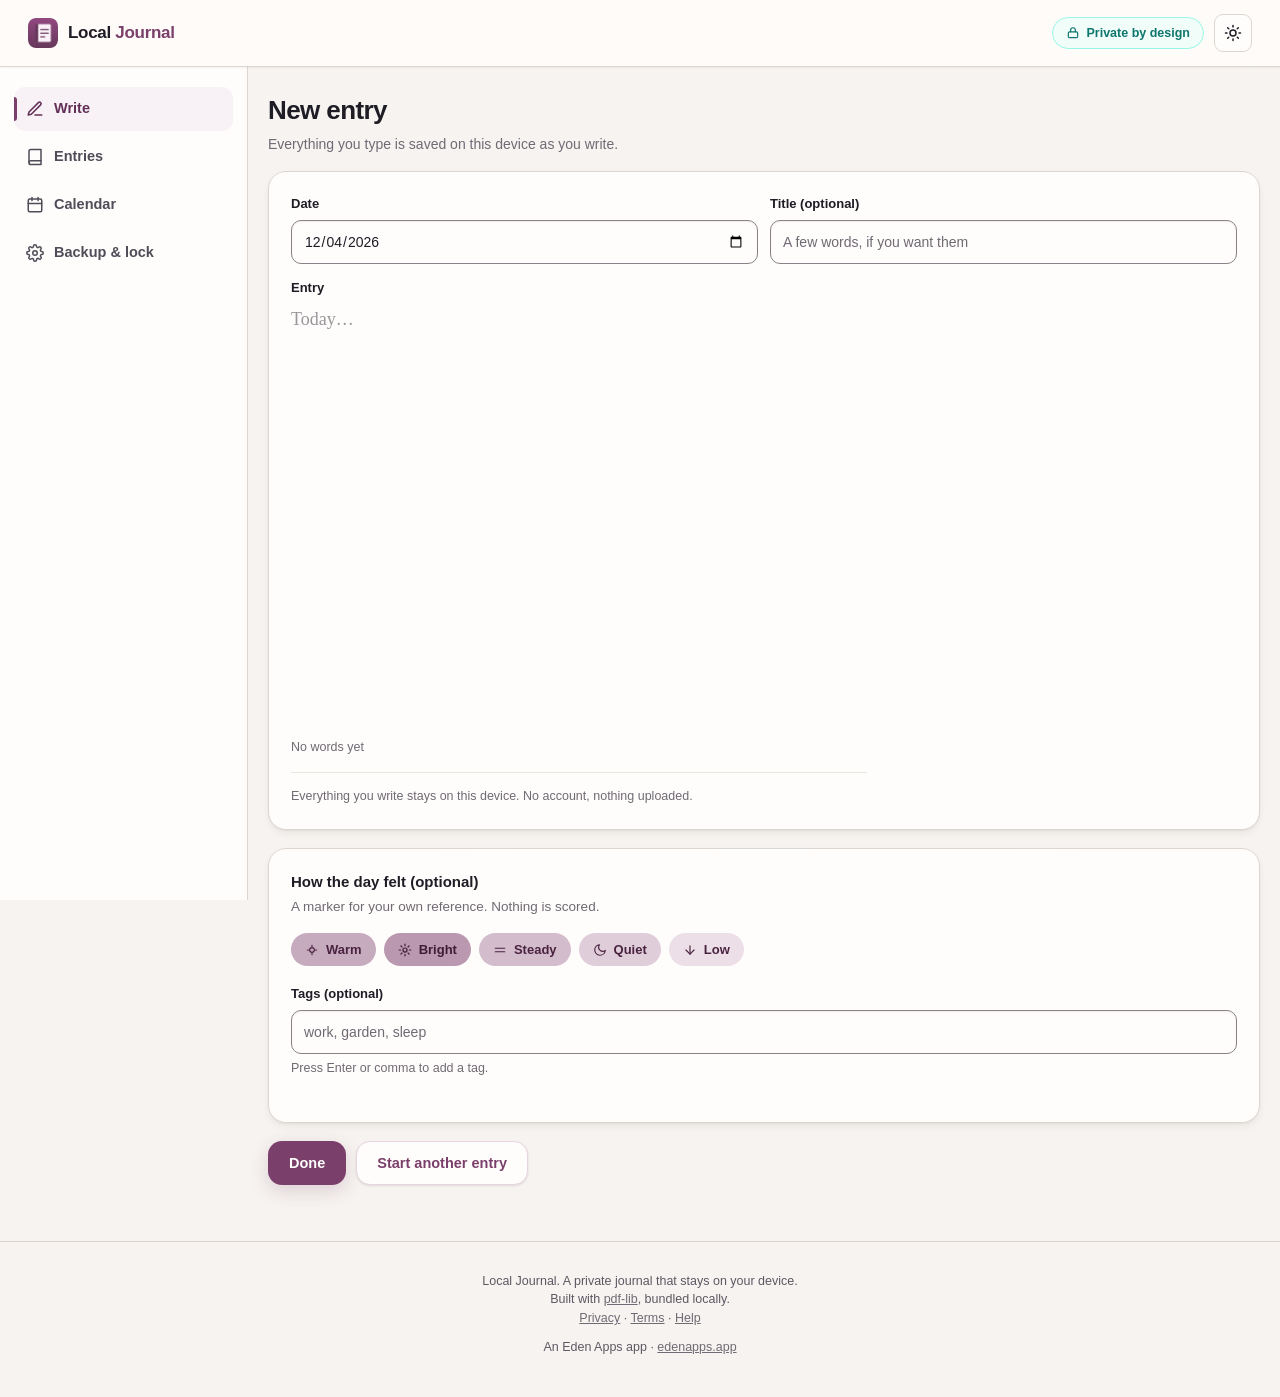
<file: index.html>
<!DOCTYPE html>
<html lang="en">
<head>
  <meta charset="UTF-8">
  <!-- The app loads nothing from another host, so this policy names none:
       'self' only, everywhere. That is what makes the on-device promise
       browser-enforced rather than a claim. (Same-origin requests do happen
       after load — the service worker, and the PDF engine on first export.)
       It is also why the theme script is an external file — inline script is
       blocked. -->
  <meta http-equiv="Content-Security-Policy" content="default-src 'self'; script-src 'self'; style-src 'self' 'unsafe-inline'; img-src 'self' data: blob:; font-src 'self'; connect-src 'self'; worker-src 'self' blob:; child-src 'self' blob:; object-src 'none'; base-uri 'self'; form-action 'none'">
  <meta name="viewport" content="width=device-width, initial-scale=1.0, viewport-fit=cover">
  <title>Local Journal: A Private Journal on Your Device</title>
  <meta name="description" content="Write and keep a journal right on your device. Entries are stored in your browser on this device, with no account, no sync, and no analytics or advertising code in the app.">
  <link rel="icon" href="assets/favicon.svg" type="image/svg+xml">
  <link rel="icon" type="image/png" sizes="32x32" href="assets/favicon-32.png">
  <link rel="icon" type="image/png" sizes="16x16" href="assets/favicon-16.png">
  <link rel="apple-touch-icon" href="assets/apple-touch-icon.png">
  <link rel="canonical" href="https://localjournalapp.com/">
  <!-- ONE theme-color tag, kept in step with data-theme by theme-boot.js and
       app.js. Two media-gated tags cannot follow a manual in-app override, so a
       user on a light OS who picks dark in-app gets a white bar above a dark
       page. The value is the topbar surface (mulberry's warm near-white /
       near-black), not the accent — the browser bar sits directly above the
       topbar and has to match it. The mulberry accent itself is the manifest's
       theme_color. -->
  <meta name="theme-color" id="themeColorMeta" content="#fffdfb">
  <link rel="manifest" href="assets/manifest.webmanifest">
  <!-- Open Graph / social share -->
  <meta property="og:type" content="website">
  <meta property="og:site_name" content="Local Journal">
  <meta property="og:url" content="https://localjournalapp.com/">
  <meta property="og:title" content="Local Journal: Your journal, right on your device">
  <meta property="og:description" content="Write and keep a journal right on your device. Entries are stored in your browser on this device, with no account, no sync, and no analytics or advertising code in the app.">
  <meta property="og:image" content="https://localjournalapp.com/assets/og-image.png">
  <meta property="og:image:width" content="1200">
  <meta property="og:image:height" content="630">
  <meta property="og:image:alt" content="Local Journal: private, on your device">
  <meta name="twitter:card" content="summary_large_image">
  <meta name="twitter:title" content="Local Journal: Your journal, right on your device">
  <meta name="twitter:description" content="Write and keep a journal right on your device. Entries are stored in your browser on this device, with no account, no sync, and no analytics or advertising code in the app.">
  <meta name="twitter:image" content="https://localjournalapp.com/assets/og-image.png">
  <!-- Sets data-theme before first paint (no light→dark flash). External file
       so it satisfies the strict CSP's script-src 'self'. -->
  <script src="theme-boot.js"></script>
  <link rel="stylesheet" href="styles.css">
  <script type="application/ld+json">{"@context":"https://schema.org","@type":"SoftwareApplication","name":"Local Journal","url":"https://localjournalapp.com/","description":"Write and keep a journal right on your device. Entries are stored in your browser on this device, with no account, no sync, and no analytics or advertising code in the app.","applicationCategory":"LifestyleApplication","operatingSystem":"Web, iOS","isAccessibleForFree":true,"browserRequirements":"Requires JavaScript. Runs in your browser on your device, with no account and no sync.","publisher":{"@type":"Organization","name":"Local Journal"}}</script>
</head>
<body>
  <a class="skip-link" href="#mainContent">Skip to content</a>

  <!-- Slim banner slot — storage trouble and lock notices land here. Calm,
       never red unless something is actually failing right now. -->
  <div id="topBanner" class="top-banner" hidden></div>

  <div class="topbar">
    <a class="logo" id="logo" href="#/write" aria-label="Local Journal: go to the editor">
      <img src="assets/brand-icon-512.png" alt="" width="30" height="30" aria-hidden="true">
      <b>Local <span class="wm-accent">Journal</span></b>
    </a>
    <div class="topbar-right">
      <span class="privacy-pill">
        <svg viewBox="0 0 24 24" fill="none" stroke="currentColor" stroke-width="2" stroke-linecap="round" stroke-linejoin="round" aria-hidden="true"><rect x="4" y="10" width="16" height="10" rx="2"/><path d="M8 10V7a4 4 0 0 1 8 0v3"/></svg>
        <span class="pill-long">Private by design</span>
        <span class="pill-short">Private</span>
      </span>
      <button type="button" id="lockNowBtn" class="theme-toggle hidden" title="Lock the journal" aria-label="Lock the journal">
        <svg viewBox="0 0 24 24" fill="none" stroke="currentColor" stroke-width="2" stroke-linecap="round" stroke-linejoin="round" aria-hidden="true"><rect x="4" y="10" width="16" height="10" rx="2"/><path d="M8 10V7a4 4 0 0 1 8 0v3"/></svg>
      </button>
      <button type="button" id="themeToggle" class="theme-toggle" aria-label="Switch theme"></button>
    </div>
  </div>

  <div class="shell">
    <aside class="sidebar" aria-label="Sections">
      <nav class="side-nav" id="sideNav" aria-label="Main">
        <a class="nav-item" href="#/write" data-route="write">
          <svg viewBox="0 0 24 24" fill="none" stroke="currentColor" stroke-width="2" stroke-linecap="round" stroke-linejoin="round" aria-hidden="true"><path d="M12 20h9"/><path d="M16.5 3.5a2.1 2.1 0 0 1 3 3L7 19l-4 1 1-4z"/></svg>
          Write
        </a>
        <a class="nav-item" href="#/entries" data-route="entries">
          <svg viewBox="0 0 24 24" fill="none" stroke="currentColor" stroke-width="2" stroke-linecap="round" stroke-linejoin="round" aria-hidden="true"><path d="M4 19.5A2.5 2.5 0 0 1 6.5 17H20"/><path d="M6.5 2H20v20H6.5A2.5 2.5 0 0 1 4 19.5v-15A2.5 2.5 0 0 1 6.5 2z"/></svg>
          Entries
        </a>
        <a class="nav-item" href="#/calendar" data-route="calendar">
          <svg viewBox="0 0 24 24" fill="none" stroke="currentColor" stroke-width="2" stroke-linecap="round" stroke-linejoin="round" aria-hidden="true"><rect x="3" y="4" width="18" height="17" rx="2"/><path d="M16 2v4M8 2v4M3 10h18"/></svg>
          Calendar
        </a>
        <a class="nav-item" href="#/settings" data-route="settings">
          <svg viewBox="0 0 24 24" fill="none" stroke="currentColor" stroke-width="2" stroke-linecap="round" stroke-linejoin="round" aria-hidden="true"><path d="M12 15a3 3 0 1 0 0-6 3 3 0 0 0 0 6z"/><path d="M19.4 15a1.65 1.65 0 0 0 .33 1.82l.06.06a2 2 0 1 1-2.83 2.83l-.06-.06a1.65 1.65 0 0 0-1.82-.33 1.65 1.65 0 0 0-1 1.51V21a2 2 0 1 1-4 0v-.09A1.65 1.65 0 0 0 9 19.4a1.65 1.65 0 0 0-1.82.33l-.06.06a2 2 0 1 1-2.83-2.83l.06-.06A1.65 1.65 0 0 0 4.6 15a1.65 1.65 0 0 0-1.51-1H3a2 2 0 1 1 0-4h.09A1.65 1.65 0 0 0 4.6 9a1.65 1.65 0 0 0-.33-1.82l-.06-.06a2 2 0 1 1 2.83-2.83l.06.06A1.65 1.65 0 0 0 9 4.6a1.65 1.65 0 0 0 1-1.51V3a2 2 0 1 1 4 0v.09a1.65 1.65 0 0 0 1 1.51 1.65 1.65 0 0 0 1.82-.33l.06-.06a2 2 0 1 1 2.83 2.83l-.06.06A1.65 1.65 0 0 0 19.4 9v.09a1.65 1.65 0 0 0 1.51 1H21a2 2 0 1 1 0 4h-.09a1.65 1.65 0 0 0-1.51 1z"/></svg>
          Backup &amp; lock
        </a>
      </nav>
      <!-- sidebar privacy card removed 2026-08-08 (Eden: privacy was overly repeated) —
           the topbar pill carries the promise; privacy.html carries the detail -->
    </aside>

    <main class="main-col" id="mainContent" tabindex="-1">
      <div id="app" class="route-view"></div>
    </main>
  </div>

  <footer>
    Local Journal. A private journal that stays on your device.<br>
    Built with <a href="https://pdf-lib.js.org" target="_blank" rel="noopener noreferrer">pdf-lib</a>, bundled locally.<br>
    <a href="privacy.html">Privacy</a> · <a href="https://edenapps.app/terms.html" target="_blank" rel="noopener noreferrer">Terms</a> · <a href="support.html">Help</a><br>
    <span class="footer-byline">An Eden Apps app · <a href="https://edenapps.app" target="_blank" rel="noopener noreferrer">edenapps.app</a></span>
  </footer>

  <!-- Toast slot. Not aria-hidden: the undo toast carries a real button that
       must stay reachable by keyboard and screen reader. -->
  <div class="toast-host" id="toastHost"></div>

  <!-- Persistent screen-reader live regions. announce() writes here so
       assistive tech hears status changes even though the visible status node
       is created and removed per view. -->
  <div id="srPolite" class="sr-only" role="status" aria-live="polite" aria-atomic="true"></div>
  <div id="srAssertive" class="sr-only" role="alert" aria-live="assertive" aria-atomic="true"></div>

  <!-- pdf-lib is lazy-loaded on first PDF export (see ensurePdfLib in app.js) -->
  <script src="app.js"></script>
</body>
</html>
</file>
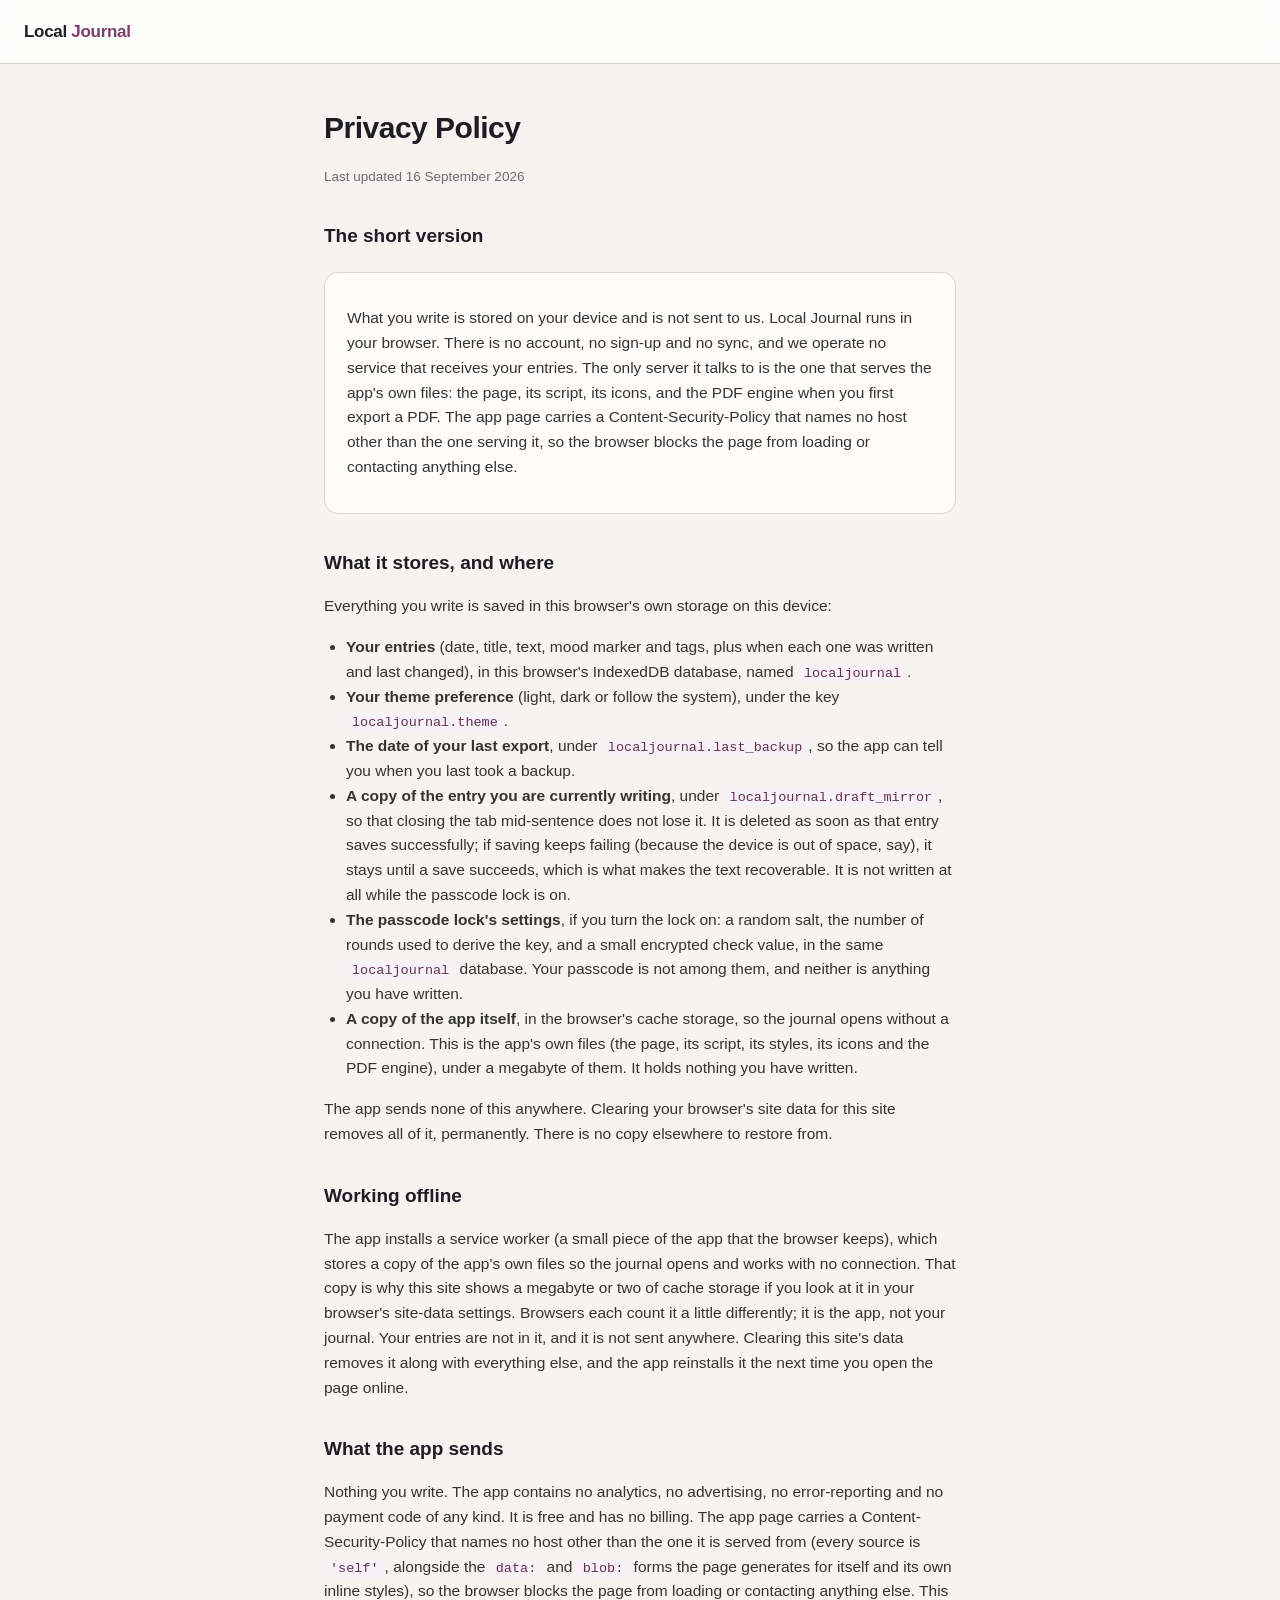
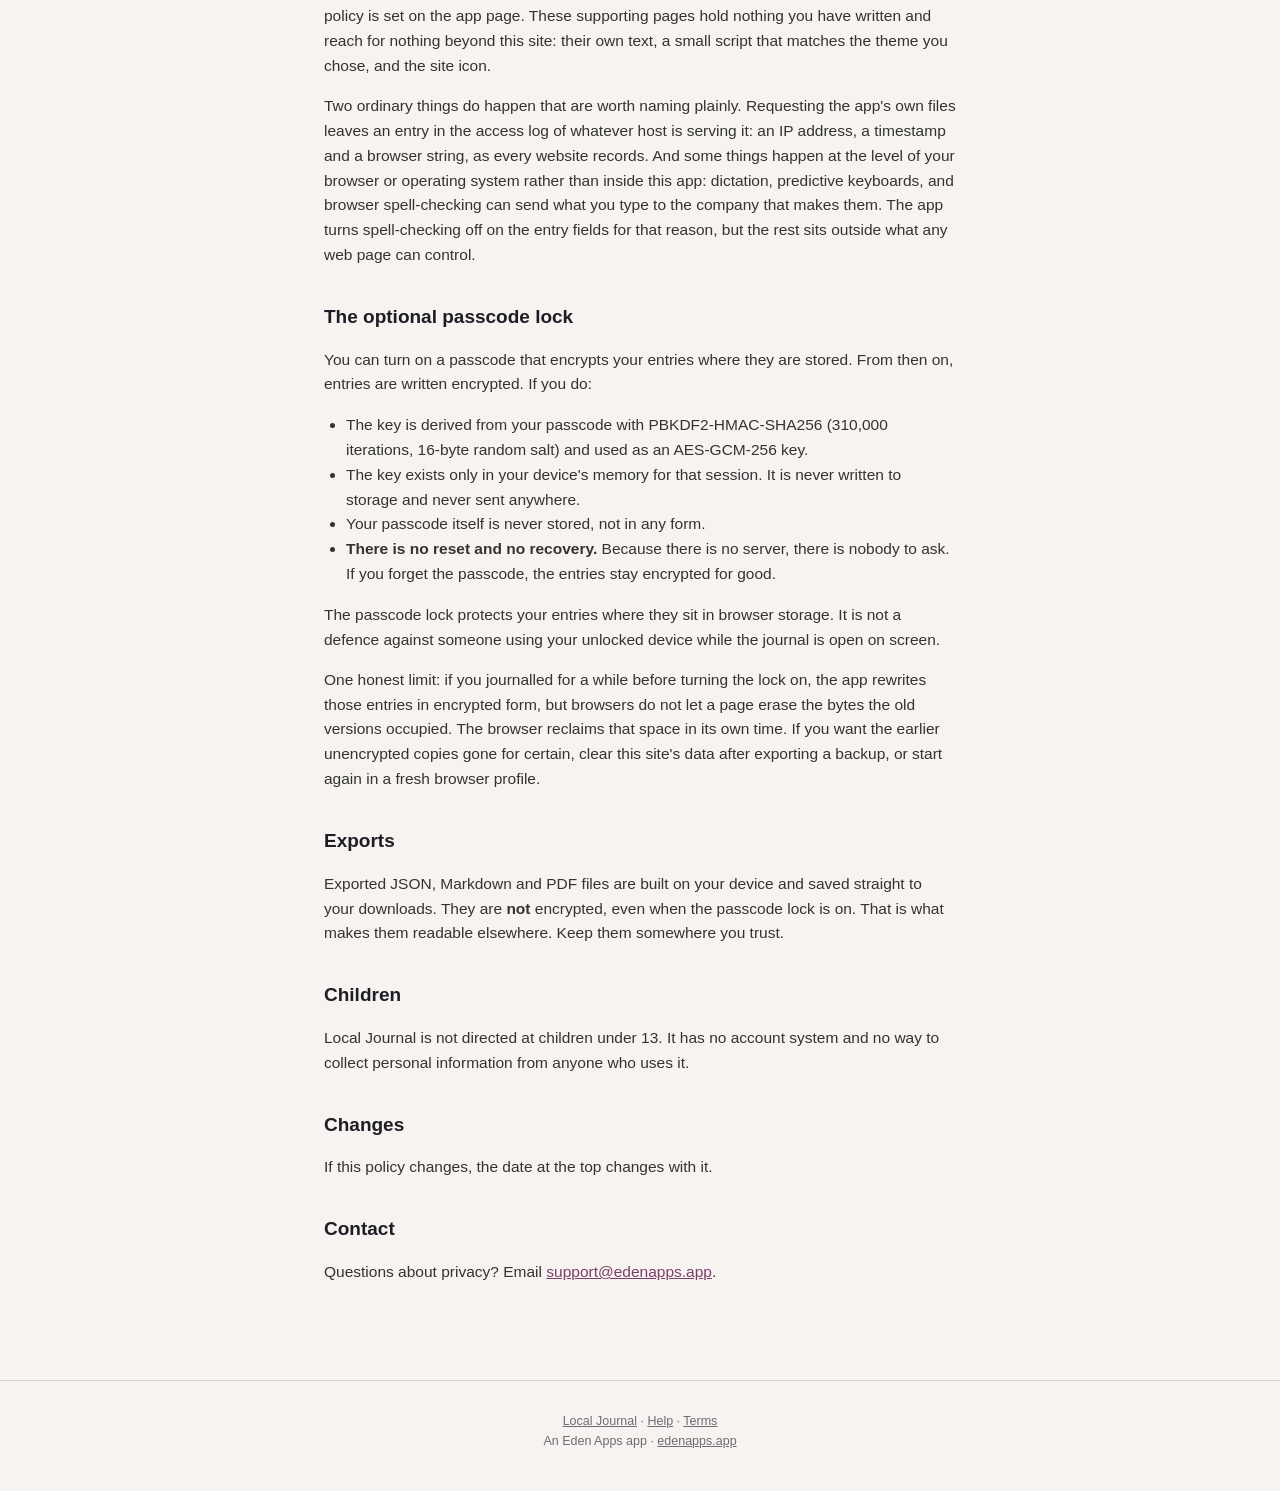
<file: privacy.html>
<!DOCTYPE html>
<html lang="en">
<head>
<meta charset="UTF-8">
<meta name="viewport" content="width=device-width, initial-scale=1, viewport-fit=cover">
<title>Local Journal: Privacy Policy</title>
<meta name="description" content="How Local Journal handles your data: your entries are stored on your device and are not sent to us, and the app talks to no server other than the one it is served from.">
<link rel="icon" href="assets/favicon.svg" type="image/svg+xml">
<link rel="canonical" href="https://localjournalapp.com/privacy.html">
<!-- This page ships in two places: the website, and inside the App Store build.
     Several statements below are true in exactly one of them — "runs in your
     browser", "clear your browser's site data", the service-worker cache. Rather
     than blur them into something vague enough to cover both, each one is
     written twice and the wrong half is hidden: .only-web on the web,
     .only-app in the app. Every claim stays exact on the platform reading it.
     Same detection as the app itself, plus ?native=1 for checking the app copy
     in a browser. (Capacitor serves the app from capacitor://localhost.) -->
<script>try{var n=(window.Capacitor&&typeof window.Capacitor.isNativePlatform==='function'&&window.Capacitor.isNativePlatform())||location.protocol==='capacitor:'||location.hostname==='localhost'||/[?&]native=1/.test(location.search);if(n)document.documentElement.className+=' native';}catch(e){}</script>
<!-- ONE theme-color tag, kept in step with data-theme by theme-boot.js, exactly
     as the app page does it. Media-gated tags cannot follow a manual in-app
     override: a user on a light OS who picked Dark in the app would get a white
     bar above a dark page. -->
<meta name="theme-color" id="themeColorMeta" content="#fffdfb">
<!-- Applies the theme the user chose IN THE APP before this page paints, so
     following the footer's Privacy link out of a dark journal is not a flash of
     white. Same file, same localStorage key as the app; it resolves "system" to
     the OS preference itself. -->
<script src="theme-boot.js"></script>
<style>
  :root {
    --brand: #7b3f6b; --brand-dark: #632f56; --brand-soft: #f8f1f6;
    --ink: #1e1c25; --muted: #6f6a73; --line: #ddd6d0; --bg: #f6f3f0; --card: #fffdfb;
  }
  * { box-sizing: border-box; }
  body {
    font-family: -apple-system, BlinkMacSystemFont, "Segoe UI", Roboto, sans-serif;
    color: var(--ink); background: var(--bg); margin: 0; line-height: 1.6;
  }
  .topbar {
    padding: max(18px, env(safe-area-inset-top)) max(24px, env(safe-area-inset-right)) 18px max(24px, env(safe-area-inset-left));
    border-bottom: 1px solid var(--line); background: rgba(255,255,255,.85);
    -webkit-backdrop-filter: saturate(180%) blur(12px); backdrop-filter: saturate(180%) blur(12px);
    position: sticky; top: 0;
  }
  .topbar a { color: var(--ink); text-decoration: none; font-weight: 800; font-size: 17px; letter-spacing: -.3px; }
  .topbar a .accent { color: var(--brand); }
  main { max-width: 680px; margin: 0 auto; padding: 40px 24px 80px; }
  h1 { font-size: 30px; letter-spacing: -.5px; margin: 0 0 6px; }
  .updated { color: var(--muted); font-size: 13.5px; margin-bottom: 28px; }
  h2 { font-size: 19px; margin: 34px 0 10px; }
  p, li { color: #333; font-size: 15.5px; }
  /* Platform-aware copy. The web is the default view; html.native (set in
     <head>) flips it. list-item rather than block so the .only-app variants
     that sit inside <ul> keep their bullets. */
  .only-app { display: none; }
  html.native .only-web { display: none; }
  html.native .only-app { display: block; }
  html.native li.only-app { display: list-item; }
  html.native span.only-app { display: inline; }
  ul { padding-left: 22px; }
  code {
    background: var(--brand-soft); color: var(--brand-dark);
    padding: 2px 6px; border-radius: 5px; font-size: 13.5px;
    font-variant-numeric: tabular-nums; font-feature-settings: 'tnum' 1;
  }
  a { color: var(--brand); }
  .card {
    background: var(--card); border: 1px solid var(--line); border-radius: 14px;
    padding: 18px 22px; margin: 20px 0;
  }
  footer { text-align: center; color: var(--muted); font-size: 12.5px; padding: 30px 24px max(40px, env(safe-area-inset-bottom)); border-top: 1px solid var(--line); }
  footer a { color: var(--muted); }
  /* Dark mode follows the choice made in the app (theme-boot.js sets data-theme
     on <html> before paint), falling back to the OS when that script cannot run
     — JavaScript off, or the file missing offline. The media block is scoped to
     :root:not([data-theme]) so it only speaks when nothing else has. Tokens
     mirror the app's dark theme so arriving from the main page is not a jump. */
  @media (prefers-color-scheme: dark) {
    :root:not([data-theme]) {
      --brand: #d69fc4; --brand-dark: #e6b9d6; --brand-soft: #2b1e27;
      --ink: #e6e4ea; --muted: #8e8a95; --line: rgba(255,255,255,.10); --bg: #17161a; --card: #201e24;
    }
    :root:not([data-theme]) .topbar { background: rgba(23,22,26,.84); }
    :root:not([data-theme]) p, :root:not([data-theme]) li { color: #c8c4cf; }
  }
  [data-theme="dark"] {
    --brand: #d69fc4; --brand-dark: #e6b9d6; --brand-soft: #2b1e27;
    --ink: #e6e4ea; --muted: #8e8a95; --line: rgba(255,255,255,.10); --bg: #17161a; --card: #201e24;
  }
  [data-theme="dark"] .topbar { background: rgba(23,22,26,.84); }
  [data-theme="dark"] p, [data-theme="dark"] li { color: #c8c4cf; }
  :root { color-scheme: light dark; }
  :root[data-theme="light"] { color-scheme: light; }
  :root[data-theme="dark"] { color-scheme: dark; }
</style>
</head>
<body>
<div class="topbar"><a href="/">Local <span class="accent">Journal</span></a></div>
<main>
  <h1>Privacy Policy</h1>
  <p class="updated">Last updated 16 September 2026</p>

  <h2>The short version</h2>
  <div class="card">
    <p class="only-web">What you write is stored on your device and is not sent to us. Local Journal runs in your browser. There is no account, no sign-up and no sync, and we operate no service that receives your entries. The only server it talks to is the one that serves the app's own files: the page, its script, its icons, and the PDF engine when you first export a PDF. The app page carries a Content-Security-Policy that names no host other than the one serving it, so the browser blocks the page from loading or contacting anything else.</p>
    <p class="only-app">What you write is stored on your device and is not sent to us. Local Journal runs entirely on this device. There is no account, no sign-up and no sync, and we operate no service that receives your entries. It talks to no server at all: everything the app needs, including the PDF engine, is inside the app itself. The app's main screen also carries a Content-Security-Policy that names no host whatsoever, so nothing there can load or contact anything off this device.</p>
  </div>

  <h2>What it stores, and where</h2>
  <p class="only-web">Everything you write is saved in this browser's own storage on this device:</p>
  <p class="only-app">Everything you write is saved in this app's own private storage on this device, sandboxed to Local Journal the way any other app's data is:</p>
  <ul>
    <li class="only-web"><strong>Your entries</strong> (date, title, text, mood marker and tags, plus when each one was written and last changed), in this browser's IndexedDB database, named <code>localjournal</code>.</li>
    <li class="only-app"><strong>Your entries</strong> (date, title, text, mood marker and tags, plus when each one was written and last changed), in the app's own IndexedDB database, named <code>localjournal</code>.</li>
    <li><strong>Your theme preference</strong> (light, dark or follow the system), under the key <code>localjournal.theme</code>.</li>
    <li><strong>The date of your last export</strong>, under <code>localjournal.last_backup</code>, so the app can tell you when you last took a backup.</li>
    <li><strong>A copy of the entry you are currently writing</strong>, under <code>localjournal.draft_mirror</code>, so that <span class="only-web">closing the tab</span><span class="only-app">leaving the app</span> mid-sentence does not lose it. It is deleted as soon as that entry saves successfully; if saving keeps failing (because the device is out of space, say), it stays until a save succeeds, which is what makes the text recoverable. It is not written at all while the passcode lock is on.</li>
    <li><strong>The passcode lock's settings</strong>, if you turn the lock on: a random salt, the number of rounds used to derive the key, and a small encrypted check value, in the same <code>localjournal</code> database. Your passcode is not among them, and neither is anything you have written.</li>
    <li class="only-web"><strong>A copy of the app itself</strong>, in the browser's cache storage, so the journal opens without a connection. This is the app's own files (the page, its script, its styles, its icons and the PDF engine), under a megabyte of them. It holds nothing you have written.</li>
  </ul>
  <p class="only-web">The app sends none of this anywhere. Clearing your browser's site data for this site removes all of it, permanently. There is no copy elsewhere to restore from.</p>
  <p class="only-app">The app sends none of this anywhere. Deleting the app removes all of it from this device, permanently. We hold no copy to restore from, so export a backup before you delete it. One copy can exist outside the app without us: if your iPhone backs itself up, to iCloud or to a computer, that backup may include this app's data along with every other app's, kept under whatever protection Apple gives the backup itself, and that is usually what brings a journal across when you set up a new phone.</p>

  <h2>Working offline</h2>
  <p class="only-web">The app installs a service worker (a small piece of the app that the browser keeps), which stores a copy of the app's own files so the journal opens and works with no connection. That copy is why this site shows a megabyte or two of cache storage if you look at it in your browser's site-data settings. Browsers each count it a little differently; it is the app, not your journal. Your entries are not in it, and it is not sent anywhere. Clearing this site's data removes it along with everything else, and the app reinstalls it the next time you open the page online.</p>
  <p class="only-app">There is nothing to load. The app's own files (its screens, its script, its styles, its icons and the PDF engine) are inside the app you installed, so the journal opens and every part of it works with no connection at all, including search, the calendar and every export. Turning the device off the network changes nothing about how it behaves.</p>

  <h2>What the app sends</h2>
  <p class="only-web">Nothing you write. The app contains no analytics, no advertising, no error-reporting and no payment code of any kind. It is free and has no billing. The app page carries a Content-Security-Policy that names no host other than the one it is served from (every source is <code>'self'</code>, alongside the <code>data:</code> and <code>blob:</code> forms the page generates for itself and its own inline styles), so the browser blocks the page from loading or contacting anything else. This policy is set on the app page. These supporting pages hold nothing you have written and reach for nothing beyond this site: their own text, a small script that matches the theme you chose, and the site icon.</p>
  <p class="only-app">Nothing you write, and, in this app, nothing at all. It contains no analytics, no advertising, no error-reporting and no payment code of any kind: it is free, and there is no purchase to make. The app's main screen carries a Content-Security-Policy naming no host (every source is <code>'self'</code>, meaning the app's own bundled files, alongside the <code>data:</code> and <code>blob:</code> forms it generates for itself and its own inline styles), so nothing on that screen can load or contact anything off this device. These few supporting pages carry no policy of their own; they hold nothing you have written and load only what is already inside the app.</p>
  <p class="only-web">Two ordinary things do happen that are worth naming plainly. Requesting the app's own files leaves an entry in the access log of whatever host is serving it: an IP address, a timestamp and a browser string, as every website records. And some things happen at the level of your browser or operating system rather than inside this app: dictation, predictive keyboards, and browser spell-checking can send what you type to the company that makes them. The app turns spell-checking off on the entry fields for that reason, but the rest sits outside what any web page can control.</p>
  <p class="only-app">One thing is worth naming plainly, because it sits outside the app. Some text handling happens at the level of your device rather than inside Local Journal: dictation and predictive keyboards can send what you type to the company that makes them. The app turns spell-checking off on the entry fields for that reason, but the rest is your device's own behaviour, not something any app can switch off for you.</p>

  <h2>The optional passcode lock</h2>
  <p>You can turn on a passcode that encrypts your entries where they are stored. From then on, entries are written encrypted. If you do:</p>
  <ul>
    <li>The key is derived from your passcode with PBKDF2-HMAC-SHA256 (310,000 iterations, 16-byte random salt) and used as an AES-GCM-256 key.</li>
    <li>The key exists only in your device's memory for that session. It is never written to storage and never sent anywhere.</li>
    <li>Your passcode itself is never stored, not in any form.</li>
    <li><strong>There is no reset and no recovery.</strong> Because there is no server, there is nobody to ask. If you forget the passcode, the entries stay encrypted for good.</li>
  </ul>
  <p>The passcode lock protects your entries where they sit in <span class="only-web">browser storage</span><span class="only-app">the app's storage</span>. It is not a defence against someone using your unlocked device while the journal is open on screen.</p>
  <p class="only-web">One honest limit: if you journalled for a while before turning the lock on, the app rewrites those entries in encrypted form, but browsers do not let a page erase the bytes the old versions occupied. The browser reclaims that space in its own time. If you want the earlier unencrypted copies gone for certain, clear this site's data after exporting a backup, or start again in a fresh browser profile.</p>
  <p class="only-app">One honest limit: if you journalled for a while before turning the lock on, the app rewrites those entries in encrypted form, but it cannot erase the bytes the old versions occupied. The system reclaims that space in its own time. If you want the earlier unencrypted copies gone for certain, export a backup, delete the app, and install it again.</p>

  <h2>Exports</h2>
  <p class="only-web">Exported JSON, Markdown and PDF files are built on your device and saved straight to your downloads. They are <strong>not</strong> encrypted, even when the passcode lock is on. That is what makes them readable elsewhere. Keep them somewhere you trust.</p>
  <p class="only-app">Exported JSON, Markdown and PDF files are built on your device. The finished file is handed to your device's own share sheet, where you choose what happens to it next: save it to Files, mail it to yourself, or send it somewhere else. The app does not choose, and it sends the file nowhere on its own. Exports are <strong>not</strong> encrypted, even when the passcode lock is on. That is what makes them readable elsewhere. Making one writes that same unencrypted file into the app's own cache folder on the way to the share sheet, and the app removes it again once the share sheet closes, whether you sent the file somewhere or changed your mind. If one is ever left behind, by the app being closed mid-share say, the next start looks for it and clears it; deleting the app removes anything still there along with everything else. Keep them somewhere you trust.</p>

  <h2 class="only-app">Permissions</h2>
  <p class="only-app">The app asks for <strong>no device permissions at all</strong>: no contacts, no photos, no location, no camera, no microphone, no notifications. The system interactions it makes are the standard share sheet, used to hand a file you exported to an app you pick; the standard file picker, used when you choose a backup to import; and writing that exported file into the app's own cache folder on the way to the share sheet, then removing it afterwards. Those happen when you ask for an export or an import. The one thing you do not ask for is the tidy-up when the app starts, which looks in that same cache folder for an export left behind and clears it.</p>

  <h2>Children</h2>
  <p>Local Journal is not directed at children under 13. It has no account system and no way to collect personal information from anyone who uses it.</p>

  <h2>Changes</h2>
  <p>If this policy changes, the date at the top changes with it.</p>

  <h2>Contact</h2>
  <p>Questions about privacy? Email <a href="mailto:support@edenapps.app">support@edenapps.app</a>.</p>
</main>
<footer>
  <a href="/">Local Journal</a> · <a href="support.html">Help</a> · <a href="https://edenapps.app/terms.html" target="_blank" rel="noopener noreferrer">Terms</a><br>
  An Eden Apps app · <a href="https://edenapps.app" target="_blank" rel="noopener noreferrer">edenapps.app</a>
</footer>
</body>
</html>
</file>
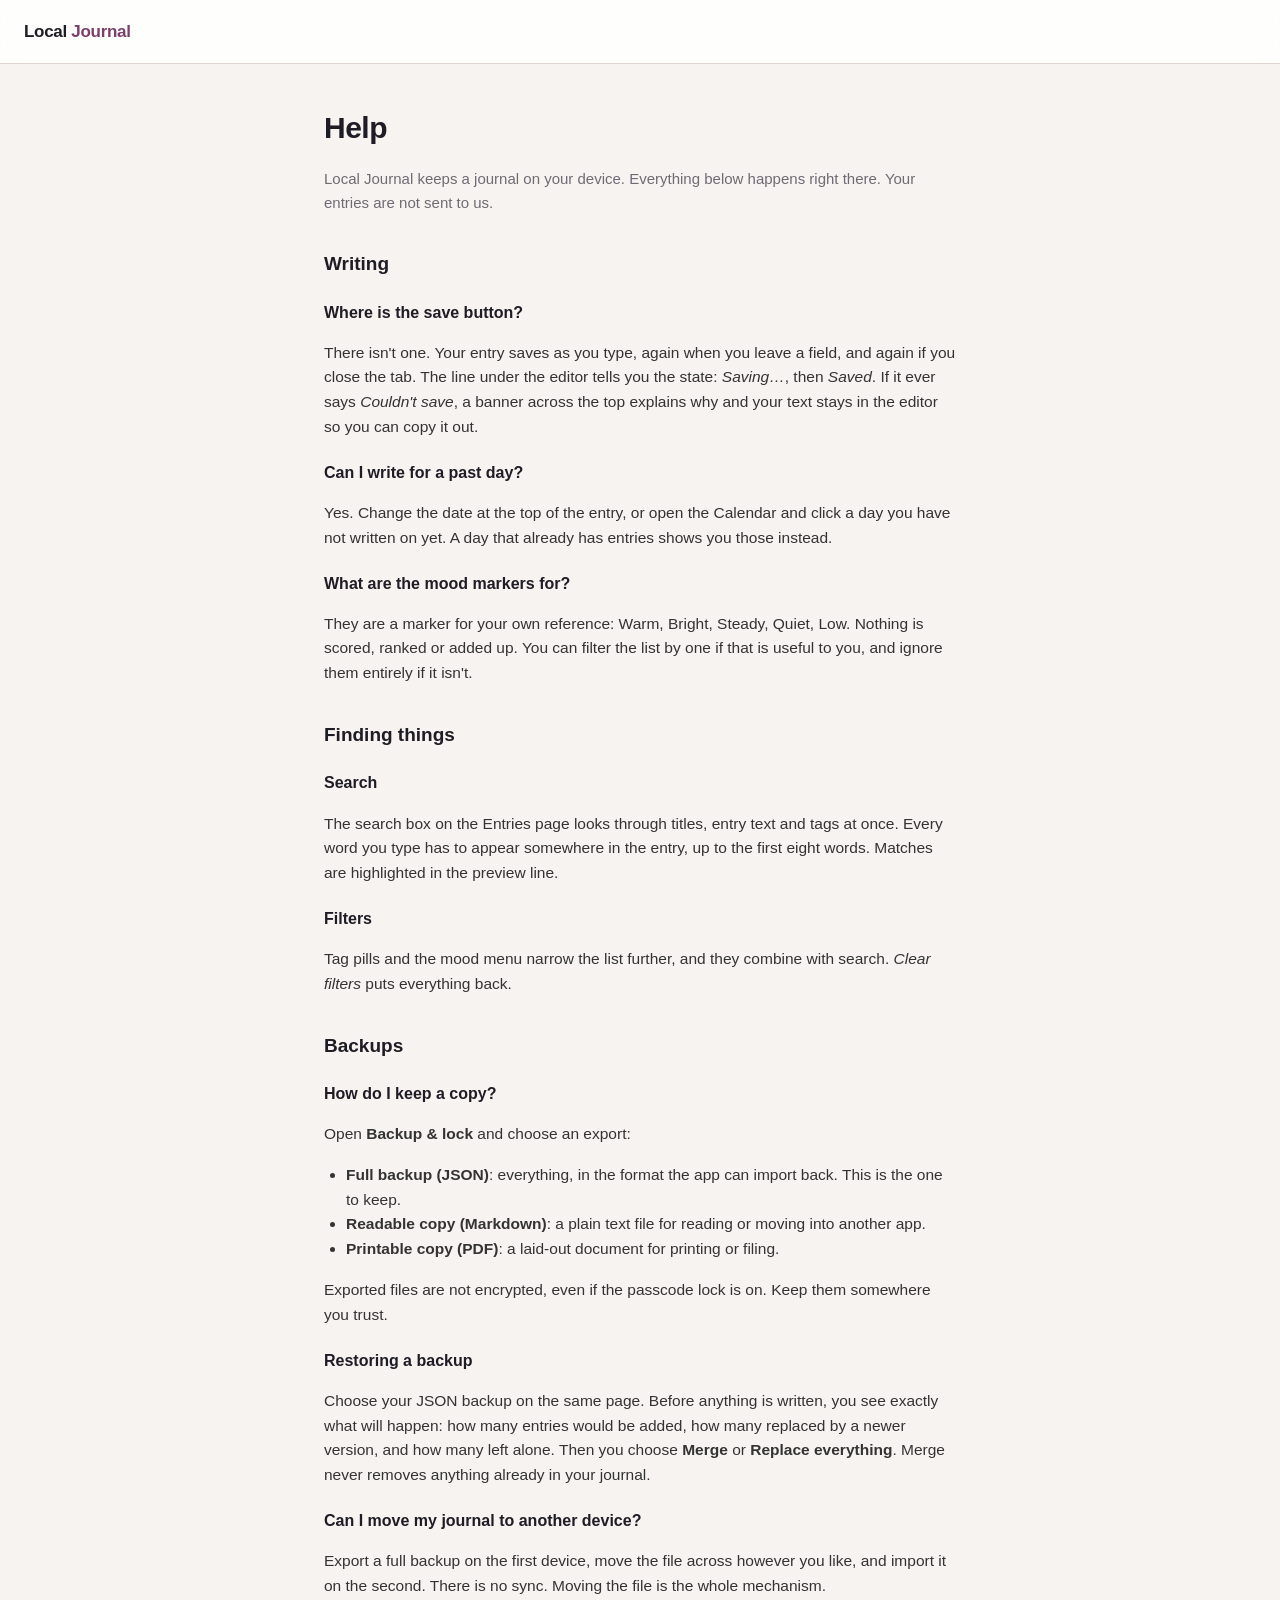
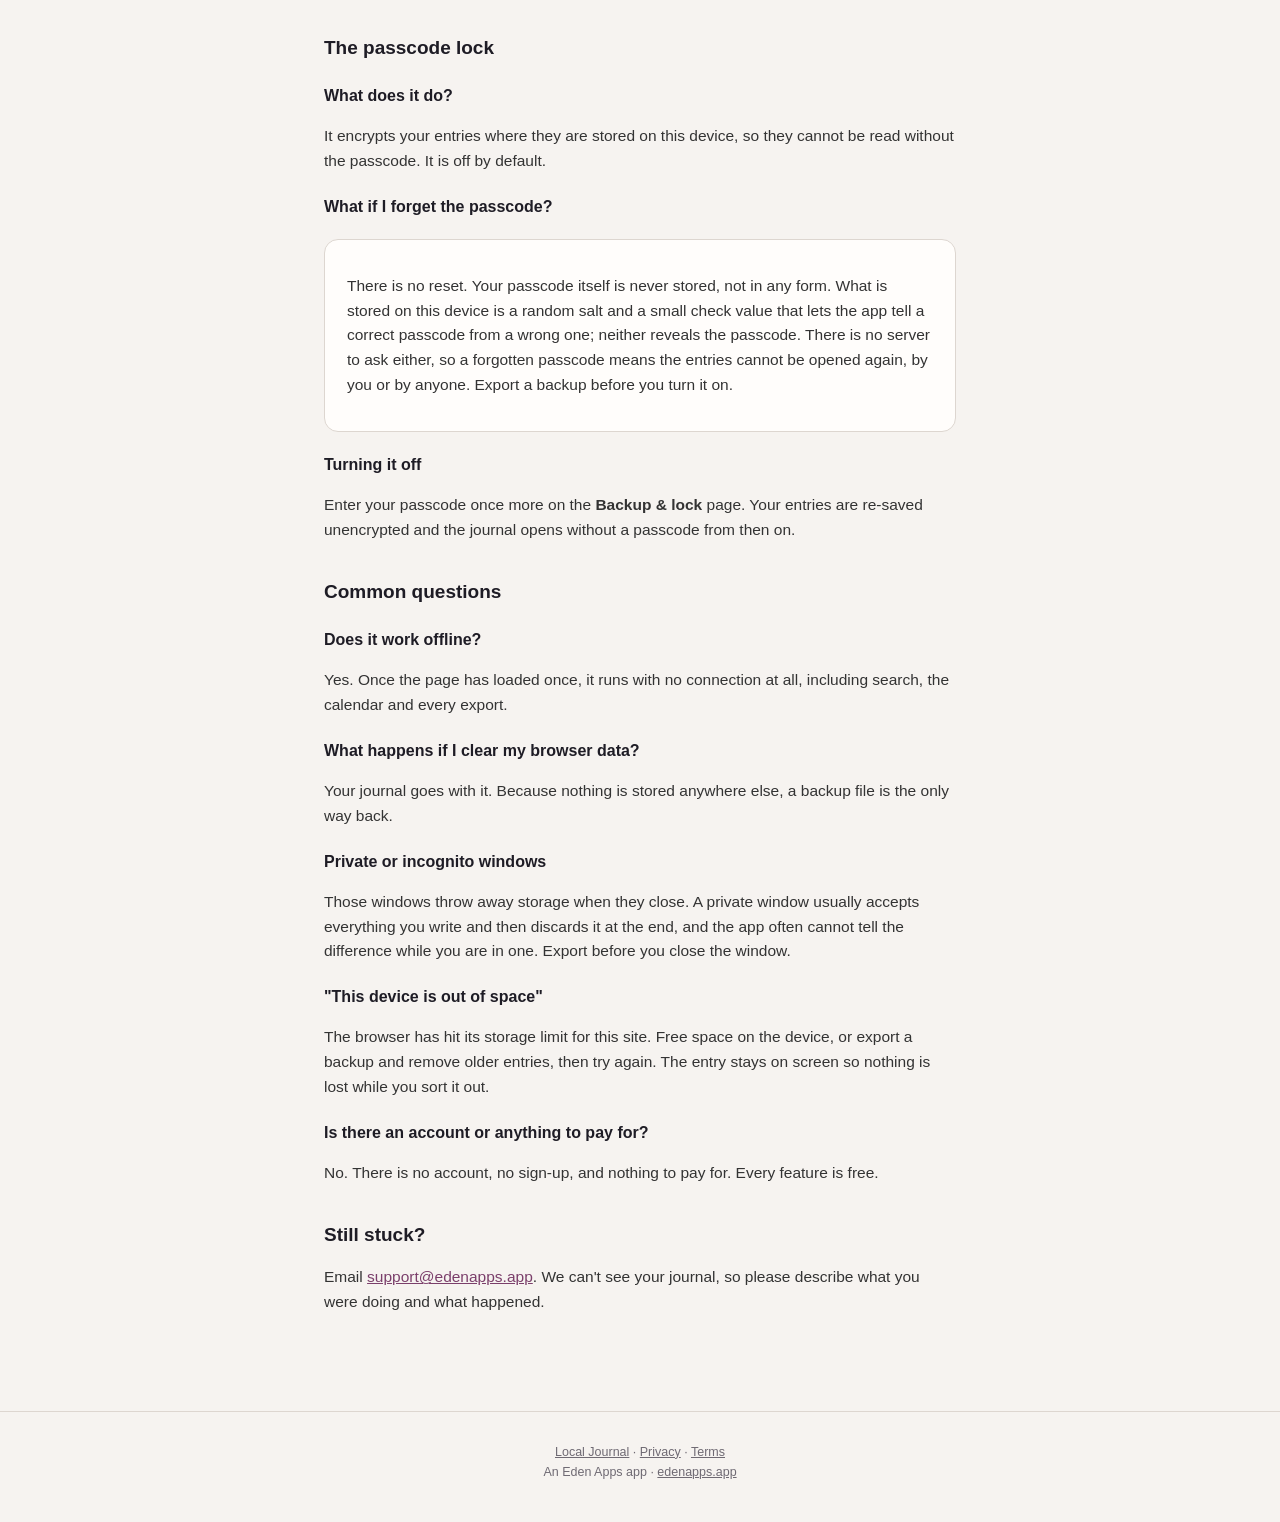
<file: support.html>
<!DOCTYPE html>
<html lang="en">
<head>
<meta charset="UTF-8">
<meta name="viewport" content="width=device-width, initial-scale=1, viewport-fit=cover">
<title>Local Journal: Help</title>
<meta name="description" content="Help for Local Journal: writing entries, searching, backups, the optional passcode lock, and what happens to your journal if you clear your data or remove the app.">
<link rel="icon" href="assets/favicon.svg" type="image/svg+xml">
<link rel="canonical" href="https://localjournalapp.com/support.html">
<!-- This page ships in two places: the website, and inside the App Store build.
     Answers that are true in only one of them — "clear your browser data",
     private windows, the offline cache — are written twice, and the wrong half
     is hidden: .only-web on the web, .only-app in the app. Same detection as
     the app itself, plus ?native=1 for checking the app copy in a browser.
     (Capacitor serves the app from capacitor://localhost.) -->
<script>try{var n=(window.Capacitor&&typeof window.Capacitor.isNativePlatform==='function'&&window.Capacitor.isNativePlatform())||location.protocol==='capacitor:'||location.hostname==='localhost'||/[?&]native=1/.test(location.search);if(n)document.documentElement.className+=' native';}catch(e){}</script>
<!-- ONE theme-color tag, kept in step with data-theme by theme-boot.js, exactly
     as the app page does it. Media-gated tags cannot follow a manual in-app
     override: a user on a light OS who picked Dark in the app would get a white
     bar above a dark page. -->
<meta name="theme-color" id="themeColorMeta" content="#fffdfb">
<!-- Applies the theme the user chose IN THE APP before this page paints, so
     following the footer's Help link out of a dark journal is not a flash of
     white. Same file, same localStorage key as the app; it resolves "system" to
     the OS preference itself. -->
<script src="theme-boot.js"></script>
<style>
  :root {
    --brand: #7b3f6b; --brand-dark: #632f56; --brand-soft: #f8f1f6;
    --ink: #1e1c25; --muted: #6f6a73; --line: #ddd6d0; --bg: #f6f3f0; --card: #fffdfb;
  }
  * { box-sizing: border-box; }
  body {
    font-family: -apple-system, BlinkMacSystemFont, "Segoe UI", Roboto, sans-serif;
    color: var(--ink); background: var(--bg); margin: 0; line-height: 1.6;
  }
  .topbar {
    padding: max(18px, env(safe-area-inset-top)) max(24px, env(safe-area-inset-right)) 18px max(24px, env(safe-area-inset-left));
    border-bottom: 1px solid var(--line); background: rgba(255,255,255,.85);
    -webkit-backdrop-filter: saturate(180%) blur(12px); backdrop-filter: saturate(180%) blur(12px);
    position: sticky; top: 0;
  }
  .topbar a { color: var(--ink); text-decoration: none; font-weight: 800; font-size: 17px; letter-spacing: -.3px; }
  .topbar a .accent { color: var(--brand); }
  main { max-width: 680px; margin: 0 auto; padding: 40px 24px 80px; }
  h1 { font-size: 30px; letter-spacing: -.5px; margin: 0 0 6px; }
  .sub { color: var(--muted); font-size: 15px; margin-bottom: 28px; }
  h2 { font-size: 19px; margin: 34px 0 10px; }
  h3 { font-size: 16px; margin: 20px 0 6px; }
  p, li { color: #333; font-size: 15.5px; }
  /* Platform-aware copy. The web is the default view; html.native (set in
     <head>) flips it. list-item rather than block so the .only-app variants
     that sit inside <ul> keep their bullets. */
  .only-app { display: none; }
  html.native .only-web { display: none; }
  html.native .only-app { display: block; }
  html.native li.only-app { display: list-item; }
  html.native span.only-app { display: inline; }
  html.native h3.only-app { font-size: 16px; margin: 20px 0 6px; }
  ul { padding-left: 22px; }
  code {
    background: var(--brand-soft); color: var(--brand-dark);
    padding: 2px 6px; border-radius: 5px; font-size: 13.5px;
  }
  a { color: var(--brand); }
  .card { background: var(--card); border: 1px solid var(--line); border-radius: 14px; padding: 18px 22px; margin: 20px 0; }
  footer { text-align: center; color: var(--muted); font-size: 12.5px; padding: 30px 24px max(40px, env(safe-area-inset-bottom)); border-top: 1px solid var(--line); }
  footer a { color: var(--muted); }
  /* Dark mode follows the choice made in the app (theme-boot.js sets data-theme
     on <html> before paint), falling back to the OS when that script cannot run
     — JavaScript off, or the file missing offline. The media block is scoped to
     :root:not([data-theme]) so it only speaks when nothing else has. */
  @media (prefers-color-scheme: dark) {
    :root:not([data-theme]) {
      --brand: #d69fc4; --brand-dark: #e6b9d6; --brand-soft: #2b1e27;
      --ink: #e6e4ea; --muted: #8e8a95; --line: rgba(255,255,255,.10); --bg: #17161a; --card: #201e24;
    }
    :root:not([data-theme]) .topbar { background: rgba(23,22,26,.84); }
    :root:not([data-theme]) p, :root:not([data-theme]) li { color: #c8c4cf; }
  }
  [data-theme="dark"] {
    --brand: #d69fc4; --brand-dark: #e6b9d6; --brand-soft: #2b1e27;
    --ink: #e6e4ea; --muted: #8e8a95; --line: rgba(255,255,255,.10); --bg: #17161a; --card: #201e24;
  }
  [data-theme="dark"] .topbar { background: rgba(23,22,26,.84); }
  [data-theme="dark"] p, [data-theme="dark"] li { color: #c8c4cf; }
  :root { color-scheme: light dark; }
  :root[data-theme="light"] { color-scheme: light; }
  :root[data-theme="dark"] { color-scheme: dark; }
</style>
</head>
<body>
<div class="topbar"><a href="/">Local <span class="accent">Journal</span></a></div>
<main>
  <h1>Help</h1>
  <p class="sub">Local Journal keeps a journal on your device. Everything below happens right there. Your entries are not sent to us.</p>

  <h2>Writing</h2>
  <h3>Where is the save button?</h3>
  <p><span class="only-web">There isn't one. Your entry saves as you type, again when you leave a field, and again if you close the tab.</span><span class="only-app">There isn't one. Your entry saves as you type, again when you leave a field, and again if you leave the app.</span> The line under the editor tells you the state: <em>Saving…</em>, then <em>Saved</em>. If it ever says <em>Couldn't save</em>, a banner across the top explains why and your text stays in the editor so you can copy it out.</p>

  <h3>Can I write for a past day?</h3>
  <p>Yes. Change the date at the top of the entry, or open the Calendar and click a day you have not written on yet. A day that already has entries shows you those instead.</p>

  <h3>What are the mood markers for?</h3>
  <p>They are a marker for your own reference: Warm, Bright, Steady, Quiet, Low. Nothing is scored, ranked or added up. You can filter the list by one if that is useful to you, and ignore them entirely if it isn't.</p>

  <h2>Finding things</h2>
  <h3>Search</h3>
  <p>The search box on the Entries page looks through titles, entry text and tags at once. Every word you type has to appear somewhere in the entry, up to the first eight words. Matches are highlighted in the preview line.</p>

  <h3>Filters</h3>
  <p>Tag pills and the mood menu narrow the list further, and they combine with search. <em>Clear filters</em> puts everything back.</p>

  <h2>Backups</h2>
  <h3>How do I keep a copy?</h3>
  <p>Open <strong>Backup &amp; lock</strong> and choose an export:</p>
  <ul>
    <li><strong>Full backup (JSON)</strong>: everything, in the format the app can import back. This is the one to keep.</li>
    <li><strong>Readable copy (Markdown)</strong>: a plain text file for reading or moving into another app.</li>
    <li><strong>Printable copy (PDF)</strong>: a laid-out document for printing or filing.</li>
  </ul>
  <p class="only-app">The finished file is handed to the share sheet, and you choose where it goes: Save to Files, mail it to yourself, or send it to another app. Nothing leaves this device unless you send it somewhere.</p>
  <p>Exported files are not encrypted, even if the passcode lock is on. Keep them somewhere you trust.</p>

  <h3>Restoring a backup</h3>
  <p>Choose your JSON backup on the same page. Before anything is written, you see exactly what will happen: how many entries would be added, how many replaced by a newer version, and how many left alone. Then you choose <strong>Merge</strong> or <strong>Replace everything</strong>. Merge never removes anything already in your journal.</p>

  <h3>Can I move my journal to another device?</h3>
  <p><span class="only-web">Export a full backup on the first device, move the file across however you like, and import it on the second.</span><span class="only-app">Export a full backup on the first device, send the file across however you like from the share sheet, and import it on the second.</span> There is no sync. Moving the file is the whole mechanism.</p>

  <h2>The passcode lock</h2>
  <h3>What does it do?</h3>
  <p>It encrypts your entries where they are stored on this device, so they cannot be read without the passcode. It is off by default.</p>

  <h3>What if I forget the passcode?</h3>
  <div class="card">
    <p>There is no reset. Your passcode itself is never stored, not in any form. What is stored on this device is a random salt and a small check value that lets the app tell a correct passcode from a wrong one; neither reveals the passcode. There is no server to ask either, so a forgotten passcode means the entries cannot be opened again, by you or by anyone. Export a backup before you turn it on.</p>
  </div>

  <h3>Turning it off</h3>
  <p>Enter your passcode once more on the <strong>Backup &amp; lock</strong> page. Your entries are re-saved unencrypted and the journal opens without a passcode from then on.</p>

  <h2>Common questions</h2>
  <h3>Does it work offline?</h3>
  <p class="only-web">Yes. Once the page has loaded once, it runs with no connection at all, including search, the calendar and every export.</p>
  <p class="only-app">Yes, always. Everything the app needs is inside the app, so there is nothing to load and no connection to wait for. Search, the calendar and every export work the same with the device offline.</p>

  <h3 class="only-web">What happens if I clear my browser data?</h3>
  <p class="only-web">Your journal goes with it. Because nothing is stored anywhere else, a backup file is the only way back.</p>

  <h3 class="only-app">What happens if I delete the app?</h3>
  <p class="only-app">Your journal goes with it. Your entries live in this app's storage on this device and nowhere else. There is no account and no copy on a server, so deleting the app deletes them. Export a backup first; that file is the only way back.</p>

  <h3 class="only-web">Private or incognito windows</h3>
  <p class="only-web">Those windows throw away storage when they close. A private window usually accepts everything you write and then discards it at the end, and the app often cannot tell the difference while you are in one. Export before you close the window.</p>

  <h3 class="only-app">Does my journal sync to iCloud or my other devices?</h3>
  <p class="only-app">No. There is no sync of any kind, and the app writes nothing to iCloud. A journal written on this device stays on this device until you export a backup and move that file yourself.</p>

  <h3>"This device is out of space"</h3>
  <p class="only-web">The browser has hit its storage limit for this site. Free space on the device, or export a backup and remove older entries, then try again. The entry stays on screen so nothing is lost while you sort it out.</p>
  <p class="only-app">The app has hit its storage limit on this device. Free space on the device, or export a backup and remove older entries, then try again. The entry stays on screen so nothing is lost while you sort it out.</p>

  <h3>Is there an account or anything to pay for?</h3>
  <p>No. There is no account, no sign-up, and nothing to pay for. Every feature is free.</p>

  <h2>Still stuck?</h2>
  <p>Email <a href="mailto:support@edenapps.app">support@edenapps.app</a>. We can't see your journal, so please describe what you were doing and what happened.</p>
</main>
<footer>
  <a href="/">Local Journal</a> · <a href="privacy.html">Privacy</a> · <a href="https://edenapps.app/terms.html" target="_blank" rel="noopener noreferrer">Terms</a><br>
  An Eden Apps app · <a href="https://edenapps.app" target="_blank" rel="noopener noreferrer">edenapps.app</a>
</footer>
</body>
</html>
</file>
<file: styles.css>
/* ── Local Journal — a private journal that stays on your device ──────────
   Accent: MULBERRY. Warm neutrals, family structure, family token names.
   Eden chose mulberry over the builder's amber on 2026-08-06; the token set
   below is the design spec's §2 in full, with an app bridge layer underneath
   that keeps every downstream rule (which reads the family names --brand,
   --ink, --line, --card …) working unchanged.

   Every value in :root has a dark override in [data-theme="dark"] below, so
   no surface is light-only. Downstream rules read tokens only — dark mode is
   a token swap, never a second set of rules.

   Contrast ratios in comments are computed, not eyeballed; the pairs that
   carry text were re-checked with a WCAG relative-luminance script during the
   apply pass (see STATUS.md for the run and its output). */
:root {
  color-scheme: light;

  /* ── Surfaces — four rungs, not two ──────────────────────────────── */
  --surface-sunken:  #ece8e4;   /* wells, tracks, disabled */
  --surface-canvas:  #f6f3f0;   /* the page */
  --surface-raised:  #fffdfb;   /* cards, rows, the paper */
  --surface-overlay: #fffdfb;   /* sheets, modals, menus */
  --surface-inverse: #1c1a1f;   /* toasts, tooltips */
  --surface-scrim:   rgba(28, 24, 22, .46);
  --surface-chrome:  rgba(255, 253, 251, .84);
  --surface-chrome-solid: #fffdfb;      /* @supports fallback, no blur */

  /* ── Borders — decorative vs control. Never mix them up. ─────────── */
  --border-subtle:  #ece6e1;    /* dividers INSIDE a card. Decorative. */
  --border-default: #ddd6d0;    /* the edge of a card */
  --border-control: #8a8288;    /* 3.5:1 on --surface-raised — the edge of an
                                   INPUT, checkbox, chip. WCAG 1.4.11. */
  --border-strong:  #c3b9b2;    /* hovered control, drag target */
  --border-inset:   rgba(28, 24, 22, .07);

  /* ── Text ─────────────────────────────────────────────────────────── */
  --text-primary:   #1e1c25;    /* 16.4:1 on --surface-raised */
  --text-secondary: #504c58;    /*  8.3:1 */
  --text-tertiary:  #6f6a73;    /*  5.2:1 */
  --text-disabled:  #6a6470;    /*  4.70:1 on --surface-sunken (measured in the
                                   browser during the apply pass; the spec's
                                   #7a747d measured 3.73 and was corrected).
                                   NOT opacity. */
  --prose-ink:      #24222c;    /* entry body only — softened for length */

  /* ── Accent — mulberry. --accent lifts in dark so accent TEXT stays
       legible; --accent-fill does NOT lift, so the white label on a solid
       control stays legible. Separating them is what removes the
       [data-theme="dark"] button override the siblings each invented. ── */
  --accent:          #7b3f6b;   /* 7.6:1 on white — text, icons, caret */
  --accent-strong:   #632f56;   /* pressed, link hover */
  --accent-fill:     #7b3f6b;   /* the fill of a solid control */
  --accent-ink:      #ffffff;   /* label on --accent-fill — 7.6:1 */
  --accent-quiet:    #f8f1f6;   /* selected row, hover tint, chip */
  --accent-line:     #e9d5e2;
  --accent-ring:     rgba(123, 63, 107, .22);

  /* ── Status. Amber stays amber: warn is a status, not the brand. ─── */
  --ok-quiet: #f0fdf9;  --ok-line: #99f6e4;
  --warn:     #b45309;  --warn-quiet: #fffbeb; --warn-line: #fde68a;
  --danger-on: #ffffff;
  --danger-quiet: #fef2f2; --danger-line: #fecaca;

  /* ── Focus — two layers. A brand ring alone is invisible on a brand
       button. The hairline always separates; the ring always shows. ─── */
  --focus-ring: var(--accent);
  --focus-hair: #ffffff;
  --focus-halo: rgba(123, 63, 107, .18);

  /* ── Type ─────────────────────────────────────────────────────────── */
  --font-ui: -apple-system, BlinkMacSystemFont, "Segoe UI", Roboto,
             "Helvetica Neue", Arial, sans-serif;
  --font-read: ui-serif, "New York", "Iowan Old Style", Charter,
               "Palatino Linotype", Palatino, Georgia, serif;
  --font-mono: ui-monospace, SFMono-Regular, "SF Mono", Menlo, Consolas, monospace;
  --editor-font: var(--font-read);

  --t-read:    17px;  --lh-read: 1.62;      /* editor, phone */
  --t-read-lg: 18px;  --lh-read-lg: 1.66;   /* editor, ≥768px */
  --measure:   36rem;                       /* 576px ≈ 62–68 characters */
  /* 1.62/1.66 is an intentional departure from the family's 1.5: that value is
     tuned for 15px UI text in short runs. At 17–18px across 60+ characters the
     return sweep starts landing on the wrong line. */

  /* ── Radius ───────────────────────────────────────────────────────── */
  --r-xs: 6px; --r-sm: 10px; --r-md: 14px; --r-lg: 20px; --r-full: 999px;

  /* ── Motion. Exits are ~2/3 of entrances: the user already decided. ── */
  --dur-1: 90ms;    /* press feedback, under the finger */
  --dur-2: 150ms;   /* colour / border / state, no travel */
  --dur-3: 220ms;   /* appears or leaves in place */
  --dur-4: 300ms;   /* travels */
  --dur-5: 450ms;   /* full-height sheet on a phone */
  --dur-exit-3: 150ms;
  --dur-exit-4: 200ms;

  --ease-out:    cubic-bezier(.05,.70,.10,1);
  --ease-in:     cubic-bezier(.30,0,.80,.15);
  --ease-inout:  cubic-bezier(.65,0,.35,1);
  --ease-snap:   cubic-bezier(.20,0,.10,1);
  --ease-settle: cubic-bezier(.34,1.30,.64,1);  /* used in ONE place */

  /* ── Elevation. Light: shadow carries depth. ─────────────────────── */
  --shadow-color: 24 14% 14%;
  --e1: 0 1px 2px hsl(var(--shadow-color)/.05), 0 1px 3px hsl(var(--shadow-color)/.07);
  --e2: 0 1px 2px hsl(var(--shadow-color)/.05), 0 4px 10px -2px hsl(var(--shadow-color)/.08);
  --e3: 0 2px 4px hsl(var(--shadow-color)/.06), 0 12px 24px -6px hsl(var(--shadow-color)/.12);
  --e4: 0 4px 8px hsl(var(--shadow-color)/.07), 0 24px 48px -12px hsl(var(--shadow-color)/.18);
  --e5: 0 8px 16px hsl(var(--shadow-color)/.08), 0 40px 80px -20px hsl(var(--shadow-color)/.26);
  --catchlight: inset 0 1px 0 rgba(255,255,255,.9);
  --accent-shadow: rgba(123, 63, 107, .20);
  --accent-shadow-hi: rgba(123, 63, 107, .26);

  /* ── App bridge — the family names every rule below already reads. ── */
  --brand: var(--accent);
  --brand-dark: var(--accent-strong);
  --brand-light: #d69fc4;        /* accent ON the inverse surface (toast) */
  --brand-soft: var(--accent-quiet);
  --brand-border: var(--accent-line);
  --brand-fill: var(--accent-fill);
  --brand-on: var(--accent-ink);

  --ink: var(--text-primary);
  --muted: var(--text-tertiary);
  --line: var(--border-default);
  --bg: var(--surface-canvas);
  --card: var(--surface-raised);
  --ok: #0f766e;
  --danger: #b3261e;
  --danger-fill: #b3261e;        /* white on #b3261e ≈ 6.5:1 */

  --shadow-sm: var(--e1);
  --shadow-md: var(--e2);
  --shadow-lg: var(--e5);
  --shadow: var(--e1);

  /* Status tones. .note is the neutral one — a cancelled action is not an
     error and must never be red. */
  --info-bg: #f3efec; --info-ink: #504c58; --info-border: #e4ded8;
  --ok-bg: var(--ok-quiet);   --ok-border: var(--ok-line);
  --err: #b3261e;     --err-bg: var(--danger-quiet); --err-ink: #b3261e; --err-border: var(--danger-line);
  --amber-bg: var(--warn-quiet); --amber-ink: #92600a; --amber-border: var(--warn-line);

  --topbar-bg: var(--surface-chrome);
  --header-shadow: 0 1px 2px hsl(var(--shadow-color)/.05);
  --pill-bg: var(--ok-quiet);
  --pill-border: var(--ok-line);
  --input-bg: var(--surface-raised);
  --input-bg-focus: var(--surface-raised);
  --chip-neutral-bg: var(--surface-sunken);
  --footer-ink: #5c5862;         /* 6.8:1 on --surface-canvas */
  --surface-2: var(--surface-sunken);
  --card-topline: rgba(255,255,255,.7);
  --backdrop: var(--surface-scrim);
  --skeleton: linear-gradient(90deg, #ece8e4 25%, #f6f3f0 50%, #ece8e4 75%);

  /* Nav shell */
  --sidebar-bg: var(--surface-raised);
  --sidebar-border: var(--border-default);
  --nav-ink: var(--text-secondary);
  --nav-hover-bg: #f2ede9;
  --nav-active-bg: var(--accent-quiet);
  --nav-active-ink: var(--accent-strong);

  /* Sidebar privacy card */
  --side-privacy-bg: var(--accent-quiet);
  --side-privacy-border: var(--accent-line);
  --side-privacy-ink: var(--accent-strong);
  --side-privacy-text: #6b4560;  /* 6.5:1 on --accent-quiet */
  --trust-sub-ink: #6b4560;
  /* --muted on the sunken surface lands just under AA, so tinted surfaces get
     their own sub-ink token rather than borrowing --muted. */
  --muted-on-2: #5b5661;
  /* Placeholder ink. It used to borrow --text-tertiary, which is measured
     against the resting field background — but a focused field swaps to
     --input-bg-focus, and in dark that surface pulled the same grey down to
     4.41:1. Its own token, measured against the focused surface, the same way
     --muted-on-2 and --trust-sub-ink already work. */
  --placeholder-ink: var(--text-tertiary);   /* 5.2:1 on the focused field */

  /* Mood markers — one accent, five saturations, five words. Every one also
     carries a distinct glyph in the markup, so colour never carries the
     meaning on its own (WCAG 1.4.1). */
  --mood-low-bg: #ecdfe8;    --mood-low-ink: #4a2340;
  --mood-quiet-bg: #dfcdda;  --mood-quiet-ink: #4a2340;
  --mood-steady-bg: #d3bccc; --mood-steady-ink: #4a2340;
  --mood-warm-bg: #c6aabe;   --mood-warm-ink: #4a2340;
  --mood-bright-bg: #ba98b0; --mood-bright-ink: #3d1c35;

  /* Calendar. Written vs unwritten differs by fill AND by a dot, not by
     colour alone. */
  --cal-empty-bg: var(--surface-sunken);
  --cal-has-bg: #f0e2ec;
  --cal-has-ink: var(--accent-strong);
  --cal-has-border: #dcc0d3;
  --cal-today-ring: var(--accent);

  --mark-bg: #f3e3ef;
  --mark-ink: var(--text-primary);
}

[data-theme="dark"] {
  color-scheme: dark;

  --surface-sunken:  #100f12;
  --surface-canvas:  #17161a;
  --surface-raised:  #201e24;
  --surface-overlay: #29262d;
  --surface-inverse: #f4f1ee;
  --surface-scrim:   rgba(0,0,0,.62);
  --surface-chrome:  rgba(23,22,26,.84);
  --surface-chrome-solid: #17161a;

  /* rgba borders in dark: they composite correctly on all four surfaces. */
  --border-subtle:  rgba(255,255,255,.06);
  --border-default: rgba(255,255,255,.10);
  --border-control: #7d7783;    /* 4.0:1 on --surface-raised */
  --border-strong:  rgba(255,255,255,.20);
  --border-inset:   rgba(0,0,0,.40);

  --text-primary:   #e6e4ea;
  --text-secondary: #a9a5b0;    /* 6.8:1 on --surface-raised */
  --text-tertiary:  #8e8a95;    /* 4.9:1 on --surface-raised */
  --placeholder-ink: #97929e;   /* 4.9:1 on --surface-overlay, the focused field
                                   (--text-tertiary measured 4.41 there) */
  --text-disabled:  #837d8b;    /* 4.80:1 on --surface-sunken (measured; the
                                   spec's #6a6570 measured 3.37) */
  --prose-ink:      #dcdae2;    /* softened: near-white haloes on near-black */

  --accent:        #d69fc4;     /* 7.5:1 on --surface-raised */
  --accent-strong: #e6b9d6;
  --accent-fill:   #7b3f6b;     /* UNCHANGED — the white label is still 7.6:1 */
  --accent-ink:    #ffffff;
  --accent-quiet:  #2b1e27;
  --accent-line:   #48303f;
  --accent-ring:   rgba(214,159,196,.30);

  --ok-quiet: #0f2a24;  --ok-line: #1f5648;
  --warn: #f2b03c;      --warn-quiet: #2b2210; --warn-line: #5a4a1a;
  --danger-quiet: #2e1618; --danger-line: #5c2b2f;

  --focus-hair: #17161a;
  --focus-halo: rgba(214,159,196,.26);

  --shadow-color: 0 0% 0%;
  --e1: 0 1px 1px hsl(0 0% 0%/.30);
  --e2: 0 1px 2px hsl(0 0% 0%/.35), 0 3px 6px -2px hsl(0 0% 0%/.30);
  --e3: 0 2px 4px hsl(0 0% 0%/.40), 0 8px 16px -6px hsl(0 0% 0%/.38);
  --e4: 0 4px 8px hsl(0 0% 0%/.45), 0 16px 32px -12px hsl(0 0% 0%/.48);
  --e5: 0 8px 16px hsl(0 0% 0%/.50), 0 32px 64px -20px hsl(0 0% 0%/.60);
  --catchlight: inset 0 1px 0 rgba(255,255,255,.07);
  --accent-shadow: rgba(0,0,0,.45);
  --accent-shadow-hi: rgba(0,0,0,.55);

  /* ── App bridge, dark ──────────────────────────────────────────────── */
  --brand-light: #e6b9d6;
  --ok: #3fd0ae;
  --danger: #ff9d9d;             /* red TEXT on dark */
  --danger-fill: #b3261e;        /* white on it ≈ 6.5:1 */

  --info-bg: #23212a; --info-ink: #c9c5d2; --info-border: rgba(255,255,255,.10);
  --err: #ff9d9d;     --err-ink: #ff9d9d;
  --amber-ink: #f2b03c;

  --header-shadow: 0 1px 2px rgba(0,0,0,.4);
  --input-bg: var(--surface-raised);
  --input-bg-focus: var(--surface-overlay);
  --chip-neutral-bg: var(--surface-overlay);
  --footer-ink: #8e8a95;
  --card-topline: rgba(255,255,255,.07);
  --skeleton: linear-gradient(90deg, #23212a 25%, #29262d 50%, #23212a 75%);

  --sidebar-bg: #1b191f;
  --nav-ink: var(--text-secondary);
  --nav-hover-bg: #29262d;
  --nav-active-bg: var(--accent-quiet);
  --nav-active-ink: var(--accent-strong);

  --side-privacy-text: #cbb2c4;
  --trust-sub-ink: #cbb2c4;
  --muted-on-2: var(--text-secondary);

  --mood-low-bg: #362d37;    --mood-low-ink: #f3e6ef;
  --mood-quiet-bg: #483a47;  --mood-quiet-ink: #f3e6ef;
  --mood-steady-bg: #5a4757; --mood-steady-ink: #f8eef5;
  --mood-warm-bg: #6c5467;   --mood-warm-ink: #fbf3f8;
  --mood-bright-bg: #7f6177; --mood-bright-ink: #ffffff;

  --cal-empty-bg: #24222a;
  --cal-has-bg: #3a2635;
  --cal-has-ink: var(--accent-strong);
  --cal-has-border: #593c50;
  --cal-today-ring: var(--accent);

  --mark-bg: #4a2c40;
  --mark-ink: #f6ecf3;
}

/* ── Base ──────────────────────────────────────────────────────────────── */
* { margin: 0; padding: 0; box-sizing: border-box; }
/* min-height, not height: a fixed-height body caps the sticky topbar's
   containing block, so the header slides away as soon as the page is longer
   than one screen. */
html { height: 100%; }
body { min-height: 100%; }
body {
  font-family: var(--font-ui);
  color: var(--ink);
  background: var(--bg);
  font-size: 15px;
  line-height: 1.5;
  font-synthesis: none;
}
/* Antialiasing in dark only — on light it thins strokes and under-weights the
   text. */
[data-theme="dark"] body { -webkit-font-smoothing: antialiased; }
button { font-family: inherit; cursor: pointer; }
input, textarea, select { font-family: inherit; font-size: 14px; }
a { color: var(--brand); }
.hidden { display: none !important; }
::selection { background: var(--accent-ring); color: var(--text-primary); }

/* Numbers a reader compares — counts, dates, word totals — get tabular figures
   so columns and running totals do not jitter as they change. */
.tnum, .wordcount, .cal-day, .cal-dow, .stat-value, .month-count, .entry-date,
.streak-num, .list-count, .savenote, input[type="date"] {
  font-variant-numeric: tabular-nums; font-feature-settings: 'tnum' 1;
}

/* Colour-only state changes: --dur-2, no travel. Enumerated properties, never
   `transition: all` — `all` picks up whatever gets added months later. */
@media (prefers-reduced-motion: no-preference) {
  body, .topbar, .panel, .entry-row, .modal, .sidebar, .nav-item,
  .field input, .field textarea, select, .mood-chip, .filter-pill, .cal-day,
  .icon-btn, .theme-toggle, .tag-chip {
    transition: background-color var(--dur-2) var(--ease-out),
                border-color var(--dur-2) var(--ease-out),
                color var(--dur-2) var(--ease-out);
  }
}

/* ── Chrome ────────────────────────────────────────────────────────────── */
.topbar {
  position: sticky; top: 0; z-index: 20;
  display: flex; align-items: center; justify-content: space-between;
  padding: 14px max(28px, env(safe-area-inset-right)) 14px max(28px, env(safe-area-inset-left));
  padding-top: max(14px, env(safe-area-inset-top));
  background: var(--topbar-bg);
  -webkit-backdrop-filter: saturate(180%) blur(12px); backdrop-filter: saturate(180%) blur(12px);
  border-bottom: 1px solid var(--line);
  box-shadow: var(--header-shadow);
}
/* The page is drawn under the status bar (viewport-fit=cover), and it is this
   header, with its safe-area top padding, that keeps the clock and the Dynamic
   Island clear of the content. When the on-screen keyboard opens, iOS pans the
   visual viewport down to reveal the focused field but leaves the layout
   viewport where it was, so a header stuck to the layout viewport rides up
   above the visible area and the status bar lands on whatever is underneath.
   Nudging the header back down by the amount iOS panned keeps it against the
   top of what the user can actually see, which is where it was doing its job.
   app.js measures the pan off visualViewport. */
.topbar { transform: translateY(var(--viewport-pan, 0px)); }
.logo {
  display: flex; align-items: center; gap: 10px;
  background: none; border: none; color: var(--ink); text-decoration: none; padding: 0;
}
.logo img { border-radius: 8px; display: block; }
.logo b { font-size: 17px; font-weight: 800; letter-spacing: -.3px; white-space: nowrap; }
.logo b .wm-accent { color: var(--brand); }
.topbar-right { display: flex; align-items: center; gap: 10px; }

.privacy-pill {
  display: inline-flex; align-items: center; gap: 6px;
  background: var(--pill-bg); border: 1px solid var(--pill-border); color: var(--ok);
  border-radius: 999px; padding: 6px 13px; font-size: 12.5px; font-weight: 700;
}
.privacy-pill svg { width: 14px; height: 14px; }
.privacy-pill .pill-short { display: none; }
@media (max-width: 640px) {
  .privacy-pill .pill-long { display: none; }
  .privacy-pill .pill-short { display: inline; }
}
/* Pill stays visible on phones, matching Local Scan — Eden wants the privacy
   line seen where the app is actually used. (2026-08-07) */

.theme-toggle {
  width: 38px; height: 38px; border-radius: 9px;
  border: 1px solid var(--line); background: var(--card); color: var(--ink);
  display: inline-flex; align-items: center; justify-content: center;
}
@media (hover: hover) and (pointer: fine) {
  .theme-toggle:hover { background: var(--surface-2); border-color: var(--border-strong); }
}
.theme-toggle:active { background: var(--surface-2); }
.theme-toggle svg { width: 18px; height: 18px; }
@media (max-width: 440px) { .theme-toggle { width: 44px; height: 44px; } }

/* ── Shell ─────────────────────────────────────────────────────────────── */
.shell { display: grid; grid-template-columns: 248px minmax(0, 1fr); align-items: start; }
.sidebar {
  position: sticky; top: 67px; min-width: 0;
  height: calc(100dvh - 67px);
  display: flex; flex-direction: column; gap: 8px;
  background: var(--sidebar-bg); border-right: 1px solid var(--sidebar-border);
  padding: 20px 14px 20px max(14px, env(safe-area-inset-left));
  overflow-y: auto;
}
.side-nav { display: flex; flex-direction: column; gap: 4px; }
.nav-item {
  position: relative; display: flex; align-items: center; gap: 10px;
  min-height: 44px; padding: 9px 12px; border-radius: 11px;
  color: var(--nav-ink); background: none; border: none; text-decoration: none;
  font-size: 14.5px; font-weight: 600; text-align: left;
}
.nav-item svg { width: 18px; height: 18px; flex: none; }
@media (hover: hover) and (pointer: fine) {
  .nav-item:hover { background: var(--nav-hover-bg); color: var(--ink); }
}
.nav-item:active { background: var(--nav-hover-bg); }
.nav-item.active { background: var(--nav-active-bg); color: var(--nav-active-ink); font-weight: 700; }
/* A shape cue on top of colour so the active page is not signalled by colour
   alone. */
.nav-item.active::before {
  content: ""; position: absolute; left: 0; top: 10px; bottom: 10px;
  width: 3px; border-radius: 0 3px 3px 0; background: var(--brand);
}

.side-privacy {
  position: relative; overflow: hidden; margin-top: auto;
  background: var(--side-privacy-bg); border: 1px solid var(--side-privacy-border);
  border-radius: 15px; padding: 15px 16px; box-shadow: var(--shadow-sm);
}
.side-privacy-title { font-size: 13px; font-weight: 800; color: var(--side-privacy-ink); margin-bottom: 4px; }
/* padding-right keeps the copy clear of the padlock behind it rather than
   relying on z-index to keep it legible through the glyph. */
.side-privacy-text { font-size: 12px; line-height: 1.5; color: var(--side-privacy-text); position: relative; z-index: 1; padding-right: 46px; }
.side-privacy-lock { position: absolute; right: 10px; bottom: 8px; z-index: 0; width: 46px; height: 46px; color: var(--side-privacy-border); pointer-events: none; }

/* Locked: the rail is removed rather than disabled, so there is no route out of
   the lock screen to offer in the first place. */
.shell.is-locked { grid-template-columns: 1fr; }
.shell.is-locked .sidebar { display: none; }

.main-col { min-width: 0; }
.route-view {
  max-width: 1120px; margin: 0 auto;
  padding: 24px max(20px, env(safe-area-inset-right)) 8px max(20px, env(safe-area-inset-left));
}

/* ── Panels ────────────────────────────────────────────────────────────── */
.panel {
  position: relative;
  background: var(--card); border: 1px solid var(--line); border-radius: 18px;
  padding: 22px; box-shadow: var(--shadow-md); margin-bottom: 18px;
}
.panel::before {
  content: ""; position: absolute; inset: 0 0 auto; height: 1px;
  border-radius: 18px 18px 0 0;
  background: linear-gradient(90deg, transparent, var(--card-topline), transparent);
}
.panel > h2 { font-size: 18px; font-weight: 800; margin-bottom: 4px; }
/* .panel-subhead is an H2 that has to LOOK like a panel's H3: it sits under the
   view's H1, so the rank cannot skip, but its weight in the page is a panel
   sub-head. Tag, not size, is what the screen reader reads. */
.panel > h3, .panel > h2.panel-subhead { font-size: 15px; font-weight: 800; margin-bottom: 4px; }
.panel-sub { color: var(--muted); font-size: 13.5px; margin-bottom: 16px; }
.page-head { margin-bottom: 16px; }
.page-head h1 { font-size: 26px; font-weight: 800; letter-spacing: -.6px; }
.page-head p { color: var(--muted); font-size: 14px; margin-top: 4px; }
.micro-label {
  display: block; font-size: 11.5px; font-weight: 700; text-transform: uppercase;
  letter-spacing: .4px; color: var(--muted); margin-bottom: 6px;
}

/* ── Buttons ───────────────────────────────────────────────────────────── */
.btn {
  min-height: 44px;
  border: 1px solid transparent; border-radius: var(--r-md); padding: 11px 20px;
  font-weight: 700; font-size: 14.5px;
  background: var(--brand-fill); color: var(--brand-on);
  display: inline-flex; align-items: center; gap: 8px; justify-content: center;
  /* Labels wrap rather than ellipsise, so a 200% text size still reads. */
  white-space: normal;
  box-shadow: 0 6px 18px var(--accent-shadow);
  text-decoration: none;
  transition: background-color var(--dur-2) var(--ease-out),
              box-shadow var(--dur-2) var(--ease-out),
              transform var(--dur-2) var(--ease-out);
}
.btn svg { width: 16px; height: 16px; flex: none; }
/* -webkit-tap-highlight-color: transparent removes the only built-in touch
   feedback, so every interactive element supplies its own :active. Not
   optional. Hover lives behind the capability query — on iOS a tapped element
   keeps :hover until something else is tapped. */
@media (hover: hover) and (pointer: fine) {
  .btn:hover {
    background: var(--brand-dark);
    transform: translateY(-1px); box-shadow: 0 10px 24px var(--accent-shadow-hi);
  }
}
.btn:active {
  transform: scale(.97); background: var(--brand-dark);
  transition-duration: var(--dur-1); transition-timing-function: var(--ease-snap);
}
.btn.ghost {
  background: var(--card); color: var(--brand); border: 1.5px solid var(--brand-border);
  box-shadow: var(--e1);
}
@media (hover: hover) and (pointer: fine) {
  .btn.ghost:hover { background: var(--brand-soft); border-color: var(--border-strong); transform: translateY(-1px); box-shadow: var(--e2); }
}
.btn.ghost:active { background: var(--brand-soft); }
.btn.quiet {
  background: var(--card); color: var(--ink); border: 1px solid var(--line); box-shadow: none;
}
@media (hover: hover) and (pointer: fine) {
  .btn.quiet:hover { background: var(--surface-2); border-color: var(--border-strong); transform: none; box-shadow: none; }
}
.btn.quiet:active { background: var(--surface-2); }
.btn.danger { background: var(--danger-fill); color: var(--danger-on); box-shadow: 0 6px 18px rgba(179,38,30,.20); }
.btn.danger:focus-visible { outline-color: var(--danger-fill); }
.btn.sm { min-height: 36px; padding: 8px 14px; font-size: 13px; border-radius: var(--r-sm); }
.btn.big { font-size: 15.5px; padding: 13px 26px; }
/* Not opacity: .5 — that drags the label toward the page colour and fails
   contrast at the exact moment the user is asking why it is off. */
.btn[disabled] {
  background: var(--surface-sunken); color: var(--text-disabled);
  border-color: var(--border-subtle); box-shadow: none;
  cursor: not-allowed; transform: none;
}
.btn-row { display: flex; flex-wrap: wrap; gap: 10px; }
@media (prefers-reduced-motion: reduce) {
  /* Reduced motion removes travel, not feedback — the colour change is the
     feedback that survives. */
  .btn:active, .btn:hover { transform: none; }
}

.linkish {
  background: none; border: none; color: var(--brand); font-size: 13.5px;
  font-weight: 600; text-decoration: underline; padding: 4px 2px;
}

/* ── Fields ────────────────────────────────────────────────────────────── */
.field { margin-bottom: 14px; }
.field label, .field .lbl {
  display: block; font-size: 13px; font-weight: 700; color: var(--ink); margin-bottom: 6px;
}
.field .hint { font-size: 12.5px; color: var(--muted); margin-top: 5px; }
/* --border-control, not --line: the edge of a control has to clear 3:1 against
   its surface (WCAG 1.4.11). --line is decorative and never the sole edge of an
   input. The inset shadow is the reciprocal of the cards' --catchlight — a card
   catches light on its top lip, a well receives shadow on its top lip. */
input[type="text"], input[type="date"], input[type="search"], input[type="password"],
textarea, select {
  width: 100%; min-height: 44px; padding: 10px 12px; border-radius: var(--r-sm);
  border: 1px solid var(--border-control); background: var(--input-bg); color: var(--ink);
  box-shadow: inset 0 1px 2px var(--border-inset);
}
/* Safari on iOS centres the value inside a date field, where every other engine
   starts it at the edge. Left to itself the date floated in the middle of its
   box while the title directly beneath it sat against the left, and the two
   fields read as though they belonged to different forms. Stated here so the
   column of fields lines up on iOS the way it already did everywhere else.

   It takes both rules: Safari paints the value in an inner element of its own,
   which keeps its own centring no matter what the field around it says. The
   first line is what every other engine listens to; the second is the one iOS
   actually obeys, and is ignored elsewhere. */
input[type="date"] { text-align: start; }
input[type="date"]::-webkit-date-and-time-value { text-align: start; }
/* The native control on iOS also carries a width of its own, drawn from the
   date it is showing, and it wins over the 100% above. The date field then sat
   wider than the title directly beneath it, which is the one place in the form
   where two fields are read as a pair. Dropping the native appearance hands the
   width back to the stylesheet, and the field matches its neighbour. Tapping it
   still opens the system picker; only the drawing of the closed field changes. */
input[type="date"] {
  -webkit-appearance: none; appearance: none;
  min-width: 0; max-width: 100%;
}
input::placeholder, textarea::placeholder {
  /* opacity: 1 is mandatory — some engines apply a default below 1 to
     ::placeholder and silently undo whatever colour you set. */
  color: var(--placeholder-ink); opacity: 1;
}
input:focus, textarea:focus, select:focus {
  background: var(--input-bg-focus); border-color: var(--accent);
  box-shadow: 0 0 0 3px var(--accent-ring), inset 0 1px 2px var(--border-inset);
}
input[aria-invalid="true"], textarea[aria-invalid="true"] { border-color: var(--danger-fill); }
input:disabled, textarea:disabled, select:disabled {
  background: var(--surface-sunken); color: var(--text-disabled);
  border-color: var(--border-subtle); box-shadow: none;
}
textarea { resize: vertical; line-height: 1.65; }

/* WebKit refuses to size a select that still wears the native `menulist` look:
   the min-height above was ignored and the mood filter rendered 22px tall
   beside its 44px siblings (Safari 26, measured — Chrome honoured it). Dropping
   `appearance` is what makes the height real, so the chevron has to be drawn
   here. Two data-URI arrows rather than one tinted with currentColor: a data
   URI cannot read a CSS variable, and `img-src 'self' data:` in the CSP allows
   exactly this. `select:focus` and `select:disabled` are repeated because both
   set the `background` SHORTHAND above, which resets background-image — same
   specificity, later in the file, so these win. */
select, select:focus, select:disabled {
  appearance: none; -webkit-appearance: none;
  padding-right: 34px;
  background-image: url("data:image/svg+xml,%3Csvg xmlns='http://www.w3.org/2000/svg' viewBox='0 0 12 8' fill='none' stroke='%236f6a73' stroke-width='1.8' stroke-linecap='round' stroke-linejoin='round'%3E%3Cpath d='M1 1.5 6 6.5 11 1.5'/%3E%3C/svg%3E");
  background-repeat: no-repeat;
  background-position: right 12px center;
  background-size: 12px 8px;
}
[data-theme="dark"] select, [data-theme="dark"] select:focus, [data-theme="dark"] select:disabled {
  background-image: url("data:image/svg+xml,%3Csvg xmlns='http://www.w3.org/2000/svg' viewBox='0 0 12 8' fill='none' stroke='%238e8a95' stroke-width='1.8' stroke-linecap='round' stroke-linejoin='round'%3E%3Cpath d='M1 1.5 6 6.5 11 1.5'/%3E%3C/svg%3E");
}
@media (forced-colors: active) {
  /* Forced colours drop background images; keep the control legible as a box. */
  select, select:focus, select:disabled { background-image: none; padding-right: 12px; }
}

/* ── The writing surface ───────────────────────────────────────────────────
   The shell wears the family's clothes; the writing surface wears nothing.
   No border, no field tint, no focus ring — just serif text on the panel's
   paper with a mulberry caret. The caret IS the focus indicator for a text
   input; every OTHER control in this file keeps the two-layer ring, so do not
   "fix" this one. Auto-grow is done in JS (growComposer in app.js), which is
   why overflow is hidden and resize is off. */
.editor-body {
  min-height: 46vh;
  max-width: var(--measure);
  font-family: var(--editor-font);
  font-size: var(--t-read); line-height: var(--lh-read);
  color: var(--prose-ink);
  caret-color: var(--accent);
  background: transparent;
  border: 0; border-radius: 0;
  box-shadow: none;
  padding: 2px 0 0;
  resize: none; overflow: hidden;
  tab-size: 2;
}
.editor-body::placeholder { color: var(--text-tertiary); opacity: .7; }
.editor-body:focus, .editor-body:focus-visible {
  outline: none; box-shadow: none; background: transparent;
}
@media (min-width: 48em) {
  .editor-body { font-size: var(--t-read-lg); line-height: var(--lh-read-lg); }
}
.field-row { display: flex; gap: 12px; flex-wrap: wrap; }
.field-row > * { flex: 1 1 200px; min-width: 0; }

/* ── Editor chrome ─────────────────────────────────────────────────────── */
.editor-meta {
  display: flex; align-items: center; justify-content: space-between;
  gap: 12px; flex-wrap: wrap; margin-top: 8px;
}
.wordcount { font-size: 12.5px; color: var(--muted); }
.savenote { font-size: 12.5px; font-weight: 600; color: var(--ok); }
.savenote.err { color: var(--err-ink); font-weight: 700; }

/* First run only: the one thing the app says before there is anything to
   browse. Sits under a hairline so it reads as a footnote, not a banner. */
.first-run-note {
  margin-top: 16px; padding-top: 14px;
  border-top: 1px solid var(--border-subtle);
  font-size: 12.5px; line-height: 1.55; color: var(--muted);
  max-width: var(--measure);
}

/* Mood chips — each carries a distinct glyph as well as a colour. */
.mood-row { display: flex; flex-wrap: wrap; gap: 8px; }
.mood-chip {
  display: inline-flex; align-items: center; gap: 7px;
  padding: 8px 13px; border-radius: 999px; font-size: 13px; font-weight: 600;
  background: var(--chip-neutral-bg); border: 1.5px solid transparent; color: var(--ink);
}
.mood-chip .mood-glyph { width: 14px; height: 14px; flex: none; }
.mood-chip:active { transform: scale(.97); }
@media (prefers-reduced-motion: reduce) { .mood-chip:active { transform: none; } }
.mood-chip[aria-pressed="true"] { border-color: currentColor; font-weight: 700; }
.mood-chip[aria-pressed="true"]::after {
  content: "✓"; font-size: 11px; font-weight: 800; margin-left: 1px;
}
.mood-low    { background: var(--mood-low-bg);    color: var(--mood-low-ink); }
.mood-quiet  { background: var(--mood-quiet-bg);  color: var(--mood-quiet-ink); }
.mood-steady { background: var(--mood-steady-bg); color: var(--mood-steady-ink); }
.mood-warm   { background: var(--mood-warm-bg);   color: var(--mood-warm-ink); }
.mood-bright { background: var(--mood-bright-bg); color: var(--mood-bright-ink); }

/* Row gap is 8px, not 7px, so that a 36px chip plus the gap makes a 44px row
   pitch. The remove button's 44x44 hit area (below) then meets the one in the
   row above edge to edge instead of overlapping it — an overlap here would
   remove the wrong tag. */
.tag-chips { display: flex; flex-wrap: wrap; gap: 8px 7px; margin-top: 8px; margin-bottom: 4px; }
.tag-chip {
  display: inline-flex; align-items: center; gap: 6px;
  background: var(--brand-soft); border: 1px solid var(--brand-border);
  color: var(--brand-dark); border-radius: 999px; padding: 4px 11px;
  font-size: 12.5px; font-weight: 600;
}
/* Only the editor's chips carry a remove button; the read-only chips in the
   entry list (.entry-tags) keep their compact height. */
.tag-chips .tag-chip { min-height: 36px; }
.tag-chip button {
  background: none; border: none; color: inherit; font-size: 13px; line-height: 1;
  padding: 2px; position: relative;
}
/* The glyph stays small; the tappable area is the pseudo-element. 44x44 is the
   minimum comfortable touch target, and it is centred on the "×" so where you
   aim is where it registers. */
.tag-chip button::after {
  content: ""; position: absolute; top: 50%; left: 50%;
  transform: translate(-50%, -50%); width: 44px; height: 44px;
}

/* ── Filters ───────────────────────────────────────────────────────────── */
.filter-bar { display: flex; flex-wrap: wrap; gap: 10px; align-items: flex-end; }
.filter-bar .field { margin-bottom: 0; }
.search-wrap { position: relative; flex: 1 1 260px; min-width: 0; }
.search-wrap svg {
  position: absolute; left: 12px; top: 50%; transform: translateY(-50%);
  width: 16px; height: 16px; color: var(--muted); pointer-events: none;
}
.search-wrap input { padding-left: 36px; }
.filter-pills { display: flex; flex-wrap: wrap; gap: 7px; margin-top: 12px; }
.filter-pill {
  display: inline-flex; align-items: center; gap: 6px;
  padding: 6px 12px; border-radius: 999px; font-size: 12.5px; font-weight: 600;
  background: var(--chip-neutral-bg); border: 1.5px solid transparent; color: var(--ink);
}
.filter-pill:active { background: var(--brand-soft); }
.filter-pill[aria-pressed="true"] {
  background: var(--brand-soft); border-color: var(--brand-border); color: var(--brand-dark);
}
.filter-pill[aria-pressed="true"]::before {
  content: ""; width: 6px; height: 6px; border-radius: 50%; background: currentColor;
}
.list-count { font-size: 13px; color: var(--muted); margin: 14px 0 8px; }

/* ── Entry list ────────────────────────────────────────────────────────── */
.month-group { margin-bottom: 22px; }
.month-head {
  display: flex; align-items: baseline; justify-content: space-between; gap: 10px;
  padding: 0 2px 8px; border-bottom: 1px solid var(--line); margin-bottom: 10px;
}
/* H2 in the markup (it sits directly under the view's H1); month-sized here. */
.month-head h2 { font-size: 14.5px; font-weight: 800; }
.month-count { font-size: 12.5px; color: var(--muted); }
.entry-list { display: flex; flex-direction: column; gap: 8px; }
.entry-row {
  display: flex; align-items: flex-start; gap: 12px;
  background: var(--card); border: 1px solid var(--line); border-radius: var(--r-md);
  padding: 13px 14px; box-shadow: var(--shadow-sm);
  /* No content-visibility here: the spec's rule is that contain-intrinsic-size
     must equal the real row height, and these rows vary (tags, two-line
     preview). A wrong intrinsic size buys a jumping scrollbar, not speed.
     The list is paged instead (PAGE_SIZE in app.js). */
}
@media (hover: hover) and (pointer: fine) {
  .entry-row:hover { background: var(--accent-quiet); border-color: var(--accent-line); }
}
.entry-row:active { background: var(--accent-quiet); }
.entry-open {
  flex: 1 1 auto; min-width: 0; text-align: left;
  background: none; border: none; color: var(--ink); padding: 0;
}
.entry-top { display: flex; align-items: center; gap: 8px; flex-wrap: wrap; margin-bottom: 3px; }
.entry-date { font-size: 12.5px; font-weight: 700; color: var(--brand-dark); }
.entry-title { font-size: 15.5px; font-weight: 700; }
.entry-title.untitled { color: var(--muted); font-weight: 600; font-style: italic; }
.entry-preview {
  font-size: 13.5px; color: var(--muted); line-height: 1.5;
  display: -webkit-box; -webkit-line-clamp: 2; -webkit-box-orient: vertical;
  overflow: hidden;
}
.entry-tags { display: flex; flex-wrap: wrap; gap: 5px; margin-top: 6px; }
.entry-tags .tag-chip { padding: 2px 9px; font-size: 11.5px; }
.entry-actions { display: flex; gap: 4px; flex: none; }
.icon-btn {
  width: 34px; height: 34px; border-radius: 9px; border: 1px solid var(--line);
  background: var(--card); color: var(--muted);
  display: inline-flex; align-items: center; justify-content: center; position: relative;
}
.icon-btn svg { width: 16px; height: 16px; }
@media (hover: hover) and (pointer: fine) {
  .icon-btn:hover { background: var(--surface-2); color: var(--ink); border-color: var(--border-strong); }
  .icon-btn.danger:hover { color: var(--danger); border-color: var(--danger); }
}
.icon-btn:active { background: var(--surface-2); color: var(--ink); }
.icon-btn.danger:active { color: var(--danger); border-color: var(--danger); }
.icon-btn::after {
  content: ""; position: absolute; top: 50%; left: 50%;
  transform: translate(-50%, -50%); width: 44px; height: 44px;
}
.mood-dot {
  display: inline-flex; align-items: center; gap: 5px;
  font-size: 11.5px; font-weight: 700; border-radius: 999px; padding: 2px 9px;
}
.mood-dot svg { width: 12px; height: 12px; }

mark { background: var(--mark-bg); color: var(--mark-ink); border-radius: 3px; padding: 0 2px; }

/* ── Calendar ──────────────────────────────────────────────────────────── */
.cal-head { display: flex; align-items: center; justify-content: space-between; gap: 12px; margin-bottom: 14px; }
.cal-title { font-size: 16px; font-weight: 800; }
.cal-grid { display: grid; grid-template-columns: repeat(7, 1fr); gap: 6px; }
.cal-dow { text-align: center; font-size: 11px; font-weight: 700; color: var(--muted); text-transform: uppercase; letter-spacing: .3px; padding-bottom: 4px; }
.cal-cell { aspect-ratio: 1 / 1; }
.cal-day {
  width: 100%; height: 100%; border-radius: 10px; border: 1px solid transparent;
  background: var(--cal-empty-bg); color: var(--muted-on-2);
  font-size: 13px; font-weight: 600;
  display: flex; flex-direction: column; align-items: center; justify-content: center; gap: 3px;
}
.cal-day.blank { background: none; cursor: default; }
.cal-day.has {
  background: var(--cal-has-bg); color: var(--cal-has-ink);
  border-color: var(--cal-has-border); font-weight: 800;
}
/* Shape cue alongside the tint: a written day carries a dot, an empty one
   does not. */
.cal-day .cal-mark { width: 5px; height: 5px; border-radius: 50%; background: currentColor; opacity: 0; }
.cal-day.has .cal-mark { opacity: 1; }
.cal-day.today { box-shadow: 0 0 0 2px var(--cal-today-ring); }
/* A written day deepens on hover rather than lightening, so the fill cue never
   reverses under the pointer. */
@media (hover: hover) and (pointer: fine) {
  .cal-day:not(.blank):hover { background: var(--accent-quiet); }
  .cal-day.has:hover { background: var(--cal-has-border); }
}
.cal-day:not(.blank):active { background: var(--accent-quiet); }
.cal-day.has:active { background: var(--cal-has-border); }
.cal-note { margin-top: 14px; font-size: 14px; color: var(--ink); }
.cal-note .cal-note-sub { display: block; font-size: 13px; color: var(--muted); margin-top: 3px; }

.stat-row { display: grid; grid-template-columns: repeat(3, 1fr); gap: 10px; margin-top: 16px; }
.stat-tile { background: var(--surface-2); border: 1px solid var(--line); border-radius: 13px; padding: 13px 14px; }
.stat-value { font-size: 20px; font-weight: 800; letter-spacing: -.4px; }
.stat-label { font-size: 12px; color: var(--muted-on-2); margin-top: 2px; }

/* ── Status blocks, banners, toasts ────────────────────────────────────── */
.status {
  margin-top: 14px; padding: 11px 14px; border-radius: 10px;
  font-size: 13.5px; font-weight: 500;
}
.status.info { background: var(--info-bg); color: var(--info-ink); border: 1px solid var(--info-border); }
.status.ok   { background: var(--ok-bg);   color: var(--ok);      border: 1px solid var(--ok-border); }
.status.err  { background: var(--err-bg);  color: var(--err-ink); border: 1px solid var(--err-border); }
/* Neutral tone — benign outcomes (a cancelled import, an empty result). Grey,
   calm, never red. */
.status.note { background: var(--surface-2); color: var(--muted-on-2); border: 1px solid var(--line); }
.status.warn { background: var(--amber-bg); color: var(--amber-ink); border: 1px solid var(--amber-border); }

/* `display: flex` on the class would otherwise beat the hidden attribute's
   UA `display: none`, leaving an empty bar above the topbar. */
.top-banner[hidden] { display: none; }
.top-banner {
  display: flex; align-items: center; justify-content: center; gap: 12px; flex-wrap: wrap;
  background: var(--amber-bg); border-bottom: 1px solid var(--amber-border);
  color: var(--amber-ink); font-size: 13px; font-weight: 600;
  padding: 9px max(16px, env(safe-area-inset-right)) 9px max(16px, env(safe-area-inset-left));
}
.top-banner .linkish { color: inherit; }

.toast-host {
  position: fixed; left: 0; right: 0; bottom: max(20px, env(safe-area-inset-bottom));
  display: flex; flex-direction: column; align-items: center; justify-content: flex-end;
  gap: 8px; z-index: 210; pointer-events: none; padding: 0 16px;
}
/* Enters over --dur-3, leaves over --dur-exit-3: the exit is ~2/3 of the
   entrance because the user has already decided. The leaving node is removed
   in a completion handler (see dismissToast in app.js) — an exit that stops at
   opacity: 0 leaves an invisible, focusable, screen-readable element behind. */
.toast {
  display: inline-flex; align-items: center; gap: 14px;
  background: var(--surface-inverse); color: var(--surface-canvas);
  font-size: 13.5px; font-weight: 600;
  padding: 11px 18px; border-radius: 999px; box-shadow: var(--e4);
  max-width: 90vw; text-align: center; pointer-events: auto;
  min-height: 44px;
  opacity: 0; transform: translateY(12px) scale(.98);
  transition: opacity var(--dur-3) var(--ease-out),
              transform var(--dur-3) var(--ease-out);
}
.toast.is-shown { opacity: 1; transform: none; }
.toast.is-leaving {
  opacity: 0; transform: translateY(12px) scale(.98);
  transition-duration: var(--dur-exit-3); transition-timing-function: var(--ease-in);
}
/* --surface-inverse flips with the theme, so the toast needs no per-theme
   background override — only the action's accent, which has to stay legible on
   whichever surface it lands. Light: #d69fc4 on #1c1a1f. Dark: #7b3f6b on
   #f4f1ee. Both clear 7:1. */
.toast button {
  background: none; border: none; color: var(--brand-light); font-weight: 800;
  font-size: 13.5px; text-decoration: underline; padding: 6px 6px; min-height: 44px;
}
[data-theme="dark"] .toast button { color: var(--accent-fill); }

/* ── Empty states ──────────────────────────────────────────────────────── */
.empty-state {
  display: flex; flex-direction: column; align-items: center; text-align: center;
  gap: 4px; padding: 34px 12px 24px;
}
.empty-state-art { width: 84px; height: 84px; margin-bottom: 6px; }
.es-halo { fill: var(--brand-soft); }
.es-page { fill: var(--card); stroke: var(--brand-border); }
.es-line { stroke: var(--brand); }
.empty-state-title { font-size: 15px; font-weight: 800; color: var(--ink); }
.empty-state-msg { font-size: 13.5px; color: var(--muted); line-height: 1.5; max-width: 360px; }
/* is-neutral is for states that are not the user's doing — no search results,
   no tag matches. A state is not a fault, and the pixels should say so as
   plainly as the words do. */
.empty-state.is-neutral .es-halo { fill: var(--surface-2); }
.empty-state.is-neutral .es-page,
.empty-state.is-neutral .es-line { stroke: var(--border-strong); }

/* ── Modal ─────────────────────────────────────────────────────────────── */
/* Anchored to the visible viewport rather than the layout one. A fixed element
   is placed against the layout viewport, which the on-screen keyboard does not
   move, so a dialog laid out that way keeps the size and position of the whole
   screen while the keyboard covers the lower half of it: the top runs under the
   status bar and the buttons sit behind the keyboard. That matters most here,
   because the dialogs that take a passcode are the ones with a field in them,
   and the button under the keyboard is the one that confirms it. app.js
   publishes both values off visualViewport; the fallbacks are the old
   behaviour, for browsers that resize the layout viewport instead. */
.modal-backdrop {
  position: fixed; top: var(--viewport-pan, 0px); left: 0; right: 0;
  height: var(--viewport-height, 100dvh); background: var(--backdrop);
  -webkit-backdrop-filter: blur(2px); backdrop-filter: blur(2px);
  display: flex; align-items: center; justify-content: center; z-index: 100;
  /* Once the box is only as tall as the visible viewport, a dialog that fills it
     reaches the edges, and the top edge of the visible viewport is the top of
     the screen, where the status bar is. Centring alone used to keep clear of
     both. */
  padding: max(20px, env(safe-area-inset-top)) max(20px, env(safe-area-inset-right))
           max(20px, env(safe-area-inset-bottom)) max(20px, env(safe-area-inset-left));
}
.modal {
  background: var(--card); border-radius: 18px; padding: 28px;
  max-width: 420px; width: 100%; box-shadow: var(--shadow-lg);
  max-height: 100%; overflow-y: auto;
}
.modal.wide { max-width: 560px; }
.modal h3 { font-size: 20px; font-weight: 800; margin-bottom: 8px; }
.modal p { font-size: 14px; color: var(--muted); margin-bottom: 12px; }
.modal-actions { display: flex; gap: 10px; margin-top: 18px; }
.modal-actions .btn { flex: 1; }

.preview-list { margin: 4px 0 6px; padding-left: 20px; }
.preview-list li { font-size: 14px; color: var(--ink); margin-bottom: 4px; }

/* ── Lock screen ───────────────────────────────────────────────────────── */
.lock-screen {
  min-height: 70vh; display: flex; align-items: center; justify-content: center; padding: 24px;
}
.lock-card {
  background: var(--card); border: 1px solid var(--line); border-radius: 18px;
  padding: 30px; box-shadow: var(--shadow-md); max-width: 400px; width: 100%; text-align: center;
}
.lock-card .lock-ico { width: 46px; height: 46px; color: var(--brand); margin: 0 auto 12px; }
/* H1 in the markup — the lock screen replaces the whole view and this is its
   only heading. Sized as a card title, not as a page title. */
.lock-card h1 { font-size: 20px; font-weight: 800; margin-bottom: 6px; }
.lock-card p { font-size: 13.5px; color: var(--muted); margin-bottom: 18px; }
.lock-card input { text-align: center; font-size: 16px; letter-spacing: 2px; }
.lock-card .btn { width: 100%; margin-top: 12px; }

/* ── Footer ────────────────────────────────────────────────────────────── */
footer {
  text-align: center; color: var(--footer-ink); font-size: 12.5px;
  padding: 30px 24px max(40px, env(safe-area-inset-bottom));
  border-top: 1px solid var(--line); margin-top: 30px;
}
footer a { color: var(--muted); }
footer .footer-byline { display: block; margin-top: 10px; }

/* ── Responsive ────────────────────────────────────────────────────────── */
@media (max-width: 900px) {
  .stat-row { grid-template-columns: repeat(2, 1fr); }
}
@media (max-width: 820px) {
  .shell { grid-template-columns: 1fr; }
  /* The rail becomes a horizontal scroller on top. min-width: 0 is required or
     the nav's min-content forces the whole rail — and the page — wider than
     the viewport on phones. */
  .sidebar {
    position: static; height: auto; min-width: 0;
    border-right: none; border-bottom: 1px solid var(--sidebar-border);
    padding: 12px max(14px, env(safe-area-inset-left));
  }
  .side-nav { flex-direction: row; overflow-x: auto; gap: 6px; }
  .nav-item { white-space: nowrap; flex: none; }
  .nav-item.active::before { left: 8px; right: 8px; top: auto; bottom: 2px; width: auto; height: 3px; border-radius: 3px 3px 0 0; }
  .side-privacy { display: none; }
}
@media (max-width: 560px) {
  .stat-row { grid-template-columns: 1fr; }
  .route-view { padding-top: 18px; }
  .panel { padding: 18px; border-radius: 16px; }
  .page-head h1 { font-size: 22px; }
  .editor-body { min-height: 40vh; }
}
@media (max-width: 480px) {
  /* At 375px the four destinations measure ~489px, so they cannot sit in a row
     across the top. Wrapping them to a second row kept every destination
     reachable, but spent 46px of every screen on chrome, and on the writing
     page the editor did not start until 65% of the way down the phone. So on a
     phone the destinations move to a bar along the bottom instead: in thumb
     reach, and out of the way of the writing area, which is the thing a phone
     screen is short of.

     The bar is held against the bottom of the VISIBLE viewport, off the same
     measurements the header uses, so the on-screen keyboard carries it down out
     of sight rather than leaving it stranded across the middle of the screen.
     Browsers with no visualViewport fall back to the layout viewport, which the
     keyboard resizes instead, so the bar lands in the right place there too. */
  :root { --tabbar-h: 58px; }
  .sidebar {
    position: fixed; left: 0; right: 0; z-index: 60;
    top: calc(var(--viewport-pan, 0px) + var(--viewport-height, 100dvh) - var(--tabbar-h) - env(safe-area-inset-bottom));
    height: auto; min-height: var(--tabbar-h);
    padding: 0 max(6px, env(safe-area-inset-left)) env(safe-area-inset-bottom) max(6px, env(safe-area-inset-right));
    border-right: none; border-bottom: none;
    border-top: 1px solid var(--sidebar-border);
    overflow: visible;
  }
  .side-nav {
    flex-direction: row; flex-wrap: nowrap; overflow-x: visible;
    gap: 0; width: 100%;
  }
  /* Equal shares so the four sit on their own centres rather than bunching
     around the longest label. */
  .nav-item {
    flex: 1 1 0; min-width: 0;
    flex-direction: column; justify-content: center; gap: 3px;
    min-height: var(--tabbar-h); padding: 7px 2px;
    border-radius: 0; background: none;
    font-size: 10.5px; font-weight: 650; line-height: 1.15;
    text-align: center; white-space: nowrap;
  }
  .nav-item svg { width: 21px; height: 21px; }
  /* Colour alone must not carry the active state, so the marker stays; it moves
     to the top edge of the tab, which is the edge the bar meets the page on. */
  .nav-item.active { background: none; }
  .nav-item.active::before {
    left: 50%; right: auto; transform: translateX(-50%);
    top: 0; bottom: auto; width: 26px; height: 3px; border-radius: 0 0 3px 3px;
  }
  /* The bar is fixed, so the page has to end above it rather than under it.
     The clearance lives on the footer because the footer is the page's true
     last element; padding the route view instead left the footer's own lines
     to slide under the bar. */
  footer { padding-bottom: calc(var(--tabbar-h) + env(safe-area-inset-bottom) + 16px); }

  /* While the keyboard is up the bar would sit in the gap between the sentence
     being written and the keys writing it, which is the worst place to spend
     58px on a phone. So it drops away for the length of the typing and comes
     back when the field is let go.

     Focus is the cue rather than a measurement of the keyboard, because it is
     the browser's own answer to "is this person typing" and it cannot be fooled
     by a toolbar collapsing or the page being pinched. The date field is left
     out on purpose: it opens a picker, not a keyboard, so there is nothing to
     make room for.

     The reserved space above stays reserved while the bar is away, so letting go
     of the field does not shuffle the text that was just written. Browsers
     without :has() keep the bar where it was, which is the behaviour this
     replaced. */
  body:has(.route-view textarea:focus) .sidebar,
  body:has(.route-view input:focus:not([type="date"])) .sidebar {
    transform: translateY(100%);
    pointer-events: none;
  }
  .sidebar { transition: transform .2s ease; }

  .modal { padding: 22px; }
  .modal-actions { flex-direction: column; }
}
@media (max-width: 480px) and (prefers-reduced-motion: reduce) {
  .sidebar { transition: none; }
}

/* At 375px a day cell has to clear 44px or the calendar is not touchable. The
   arithmetic: 375 − 40 (page gutters) + 16 (the panel reclaiming its own
   padding) − 6×4 (gaps) = 311, ÷ 7 = 44.4px. That is why the gap is 4px and not
   6, and why the panel pulls into the gutter rather than the page doing it —
   every other route keeps its normal margins. */
@media (max-width: 420px) {
  .cal-grid { gap: 4px; }
  .cal-panel { margin-left: -8px; margin-right: -8px; padding-left: 8px; padding-right: 8px; }
  .cal-day { min-height: 44px; }
}

/* Touch targets on phone-width screens. Below 768 every control a finger aims
   at clears 44px in both directions. The chips keep their pill shape — the
   padding grows, the text does not — so nothing about them reads bigger; they
   simply stop being 35px and 30px tall next to 44px buttons. Desktop widths are
   left alone: a mouse does not need the extra room and the rows read tighter
   without it. The delete icon button is not listed because it already carries a
   44x44 hit area as a pseudo-element (see .icon-btn::after), which is what a
   finger actually lands on. */
@media (max-width: 767px) {
  .mood-chip { min-height: 44px; }
  .filter-pill { min-height: 44px; }
}

/* Reduced motion collapses the tokens to 1ms — never to 0 and never
   `transition: none`. Every transitionend / animationend completion handler
   must still fire, or animated-out nodes are never removed. */
@media (prefers-reduced-motion: reduce) {
  :root {
    --dur-1: 1ms; --dur-2: 1ms; --dur-3: 1ms; --dur-4: 1ms; --dur-5: 1ms;
    --dur-exit-3: 1ms; --dur-exit-4: 1ms;
    --ease-out: linear; --ease-in: linear; --ease-inout: linear;
    --ease-snap: linear; --ease-settle: linear;
  }
  *, *::before, *::after {
    animation-duration: 1ms !important; animation-iteration-count: 1 !important;
    transition-duration: 1ms !important; scroll-behavior: auto !important;
  }
}

/* ── Safari / iOS WebKit compatibility ─────────────────────────────────── */
html { -webkit-text-size-adjust: 100%; text-size-adjust: 100%; }
/* `clip`, not `hidden`, so the page never becomes a scroll container and the
   sticky topbar keeps working. */
html { overflow-x: clip; }
* { -webkit-tap-highlight-color: transparent; }
/* iOS Safari zooms the page when a focused input's font-size is < 16px. The
   editor is excluded because it sets its own reading size (17px, already above
   the zoom threshold) and must be able to. */
@media (pointer: coarse) {
  input, select, textarea:not(.editor-body) { font-size: 16px !important; }
}
:root { color-scheme: light; }
[data-theme="dark"] { color-scheme: dark; }

/* ── a11y scaffolding ──────────────────────────────────────────────────── */
/* Keeps a focused or scrolled-to target clear of the sticky topbar (~73px)
   instead of landing underneath it. */
:root { scroll-padding-top: 88px; }
.skip-link {
  position: absolute; left: 8px; top: -48px; z-index: 60;
  background: var(--card, #fffdfb); color: var(--brand, #7b3f6b); font-weight: 700; font-size: 13px;
  padding: 8px 14px; border-radius: 10px; border: 1.5px solid var(--brand-border, rgba(0,0,0,.14));
  transition: top var(--dur-2) var(--ease-out); text-decoration: none;
}
.skip-link:focus { top: 8px; }

/* Focus — two layers. A brand-coloured ring alone is invisible on a
   brand-coloured button; the hairline always separates it from the fill and
   the halo always shows it against the page. Never animate the ring's
   existence. */
/* No border-radius here. It would set the radius of the ELEMENT, not of the
   outline, and at (0,1,0) it ties every component rule and wins on order — so
   a keyboard-focused pill button squared off to 3px while its mouse-focused
   twin kept 14px. Browsers already follow the element's own radius when they
   draw the outline. */
:focus-visible {
  outline: 2px solid var(--focus-ring); outline-offset: 2px;
  box-shadow: 0 0 0 1px var(--focus-hair), 0 0 0 6px var(--focus-halo);
}
/* The composer opts out — see the writing-surface block above. */
.editor-body:focus-visible { box-shadow: none; }

@media (forced-colors: active) {
  .btn, .panel, .entry-row, .tag-chip, .mood-chip, .filter-pill { border: 1px solid CanvasText; }
  :focus-visible { outline: 3px solid Highlight; outline-offset: 2px; }
}
.sr-only {
  position: absolute; width: 1px; height: 1px; padding: 0; margin: -1px;
  overflow: hidden; clip: rect(0 0 0 0); white-space: nowrap; border: 0;
}
</file>
